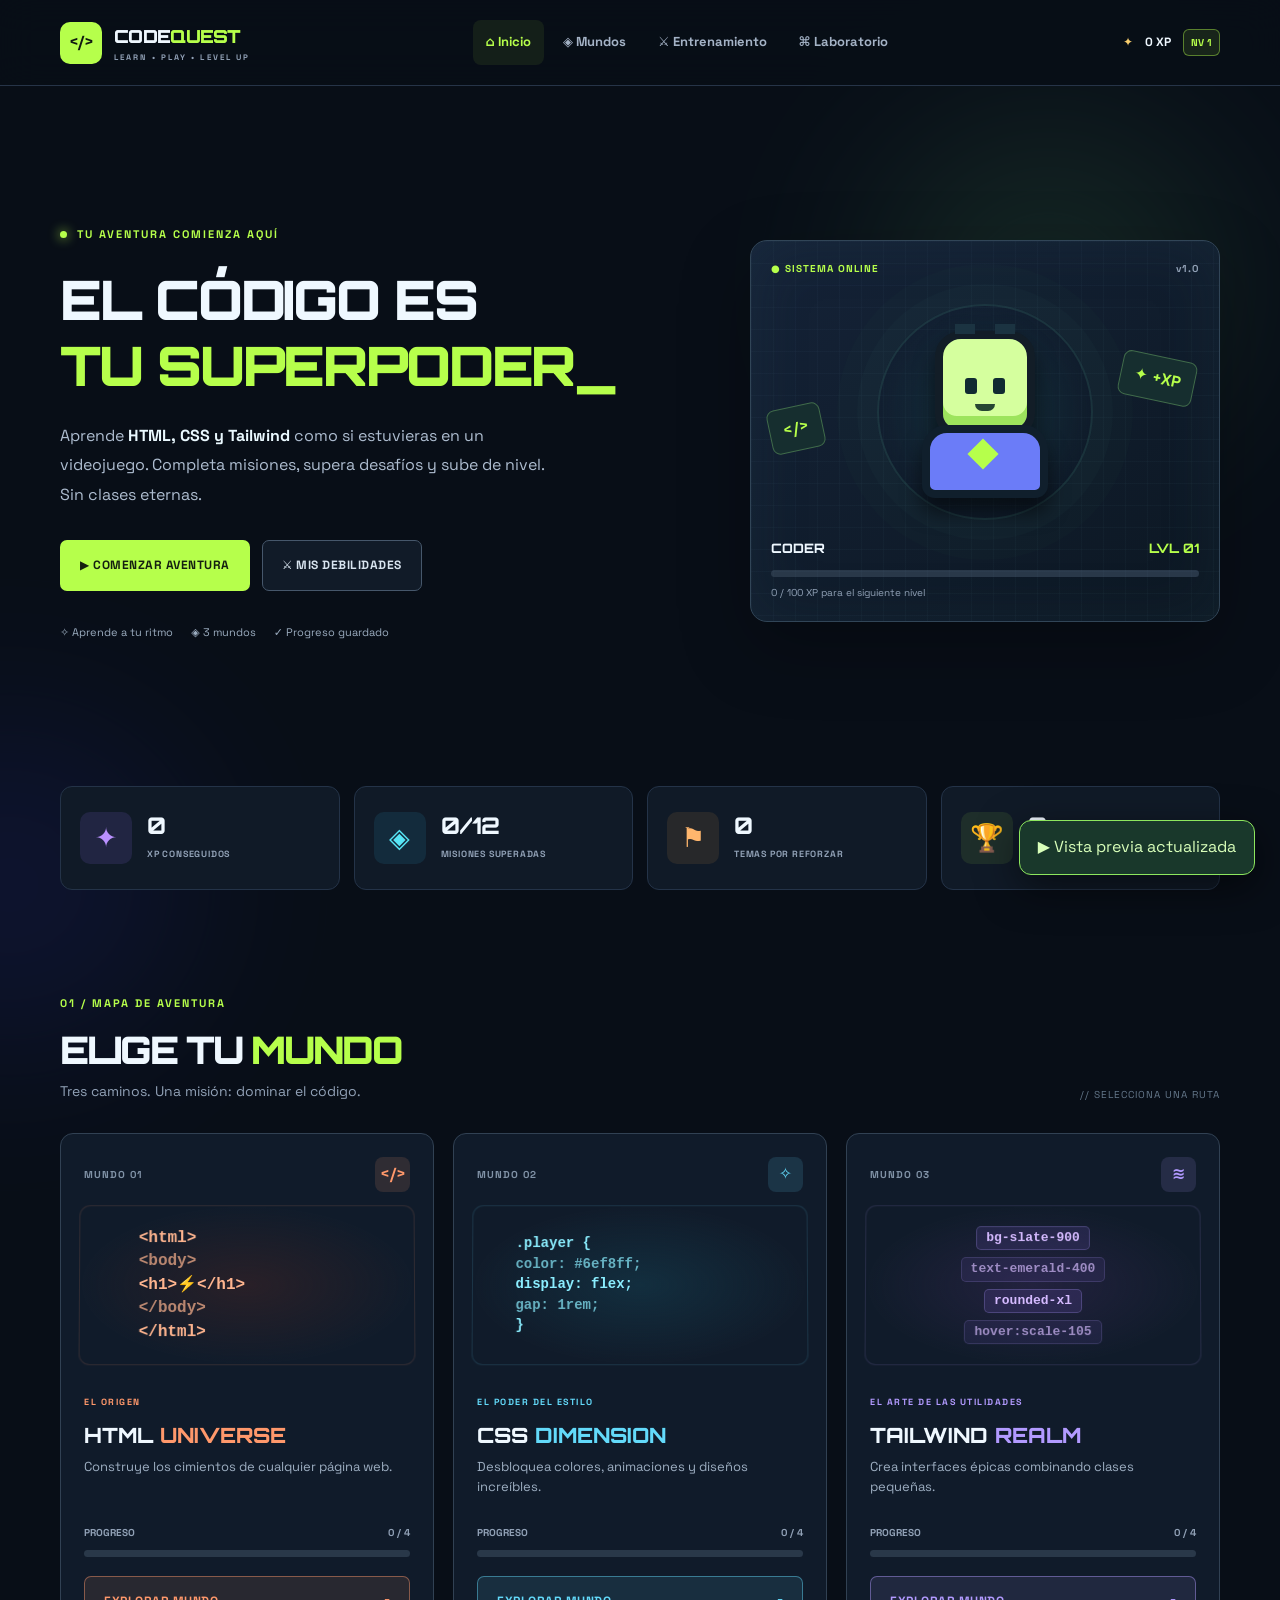
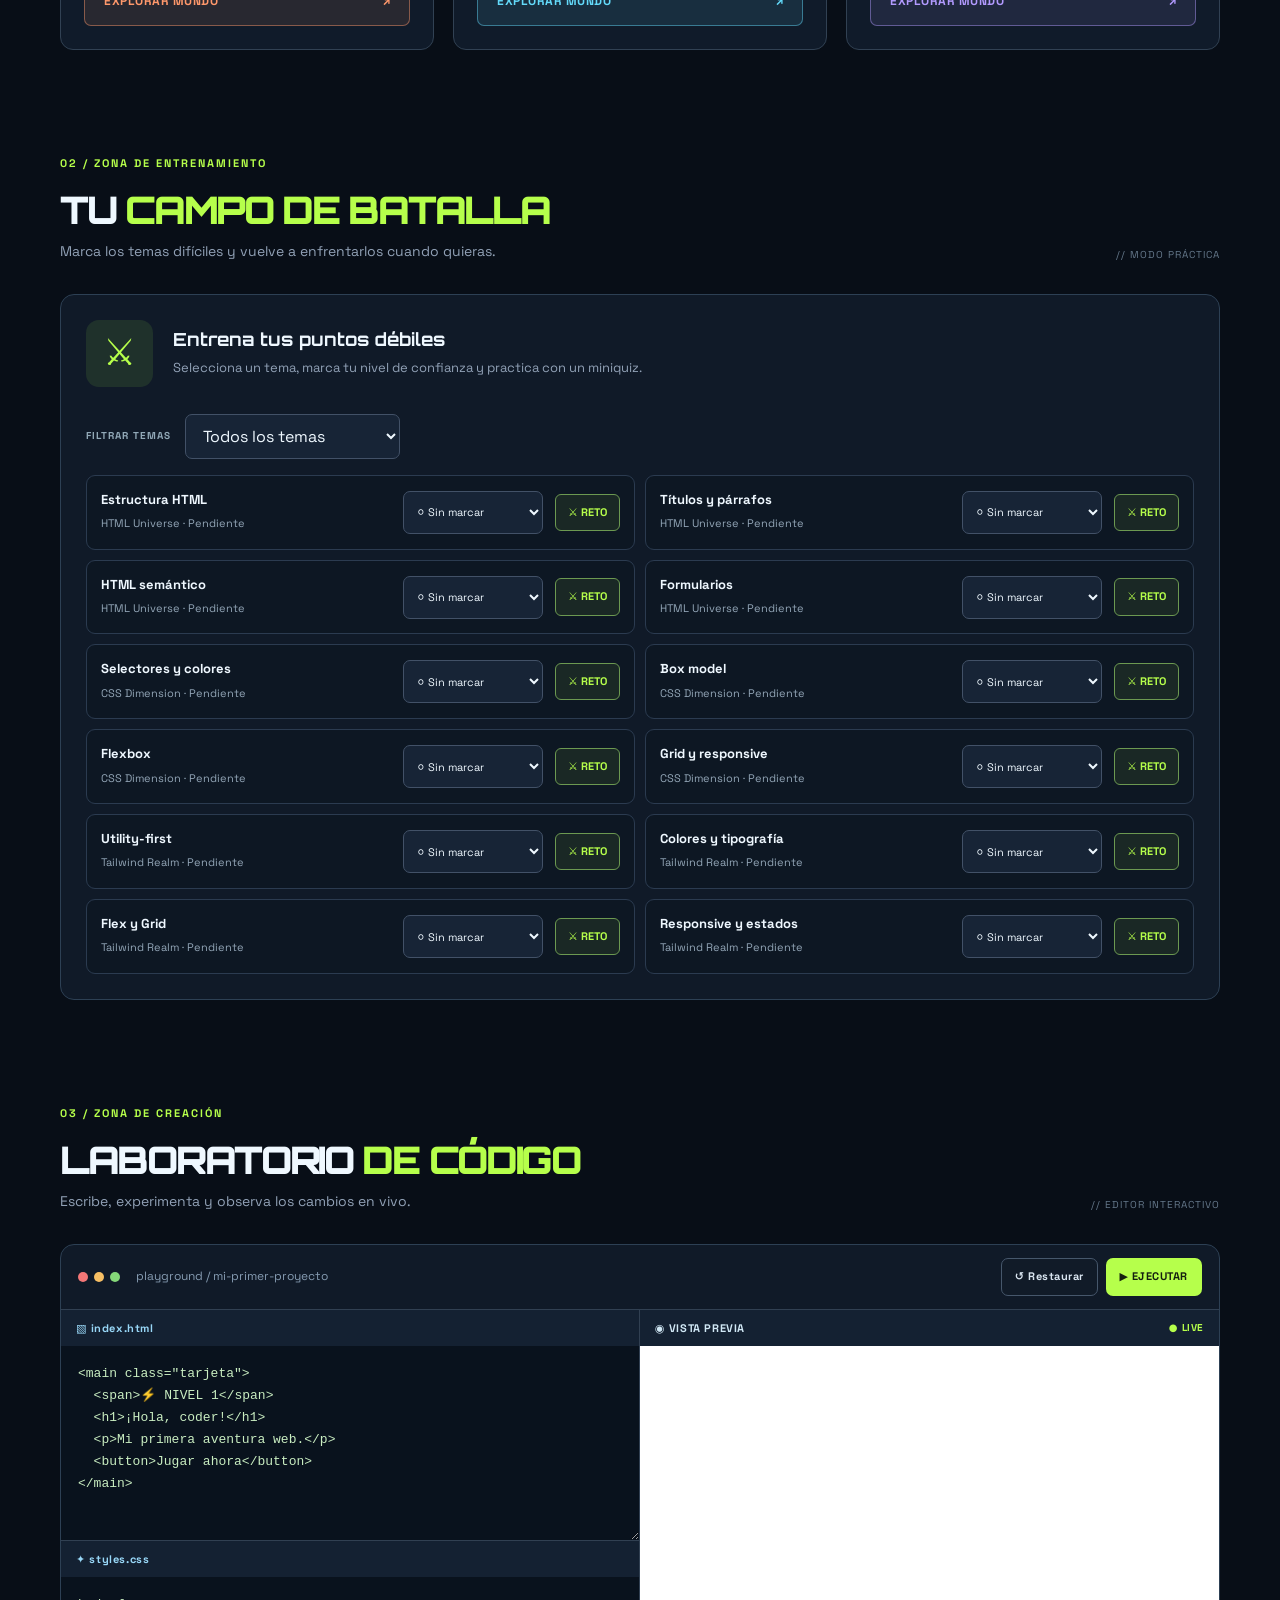
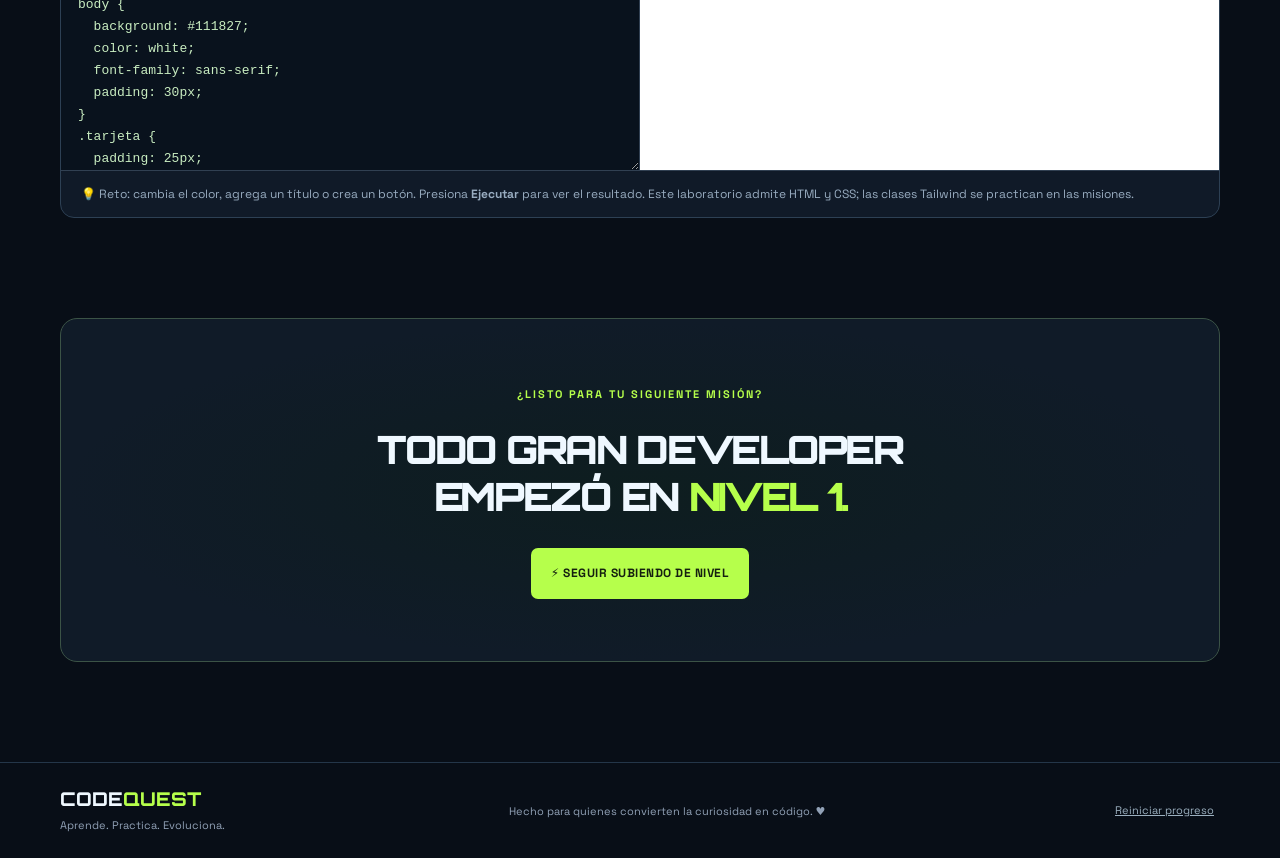
<file: CodeQuest_web_completa/codequest/index.html>
<!DOCTYPE html>
<html lang="es">
<head>
  <meta charset="UTF-8">
  <meta name="viewport" content="width=device-width, initial-scale=1">
  <meta name="theme-color" content="#08121b">
  <meta name="description" content="CodeQuest: aprende HTML, CSS y Tailwind con misiones, retos y quizzes interactivos.">
  <title>CodeQuest | Aprende a programar jugando</title>
  <link rel="stylesheet" href="css/styles.css">
  <script src="js/app.js" defer></script>
</head>
<body>
  <a class="skip-link" href="#contenido">Ir al contenido</a>
  <div class="ambient ambient-one" aria-hidden="true"></div>
  <div class="ambient ambient-two" aria-hidden="true"></div>
  <header class="site-header">
    <div class="header-inner container">
      <a href="#inicio" class="brand" aria-label="CodeQuest, ir al inicio"><span class="brand-mark" aria-hidden="true">&lt;/&gt;</span><span>CODE<span class="brand-accent">QUEST</span><small>LEARN • PLAY • LEVEL UP</small></span></a>
      <button class="menu-toggle" id="menu-toggle" type="button" aria-controls="main-nav" aria-expanded="false">☰ <span>Menú</span></button>
      <nav class="main-nav" id="main-nav" aria-label="Navegación principal">
        <a href="#inicio" data-nav="inicio" class="active">⌂ Inicio</a>
        <a href="#mundos" data-nav="mundos">◈ Mundos</a>
        <a href="#entrenamiento" data-nav="entrenamiento">⚔ Entrenamiento</a>
        <a href="#laboratorio" data-nav="laboratorio">⌘ Laboratorio</a>
      </nav>
      <div class="header-level"><span class="spark">✦</span><strong id="top-xp">0 XP</strong><span class="level-pill" id="top-level">NV 1</span></div>
    </div>
  </header>

  <main id="contenido" class="container">
    <section id="inicio" class="hero section-block" aria-labelledby="hero-heading">
      <div class="hero-copy">
        <span class="eyebrow"><span class="online-dot"></span> TU AVENTURA COMIENZA AQUÍ</span>
        <h1 id="hero-heading">EL CÓDIGO ES<br><span>TU SUPERPODER<span class="terminal-caret">_</span></span></h1>
        <p>Aprende <strong>HTML, CSS y Tailwind</strong> como si estuvieras en un videojuego. Completa misiones, supera desafíos y sube de nivel. Sin clases eternas.</p>
        <div class="hero-actions"><a class="btn btn-primary" href="#mundos">▶ COMENZAR AVENTURA</a><a class="btn btn-outline" href="#entrenamiento">⚔ MIS DEBILIDADES</a></div>
        <div class="hero-meta"><span>✧ Aprende a tu ritmo</span><span>◈ 3 mundos</span><span>✓ Progreso guardado</span></div>
      </div>
      <div class="hero-visual" aria-label="Panel de personaje de CodeQuest">
        <div class="hero-signal">● SISTEMA ONLINE <span>v1.0</span></div>
        <div class="avatar-halo"><div class="pixel-avatar" aria-hidden="true"><div class="avatar-head"><i class="eye left"></i><i class="eye right"></i><i class="mouth"></i></div><div class="avatar-body"><i></i></div></div></div>
        <div class="player-caption">CODER <span>LVL <b id="hero-level">01</b></span></div>
        <div class="player-bar"><div id="hero-progress" style="width:0%"></div></div><p class="player-hint" id="hero-xp-label">0 / 100 XP para el siguiente nivel</p>
        <div class="float-badge badge-one">✦ +XP</div><div class="float-badge badge-two">&lt;/&gt;</div>
      </div>
    </section>

    <section class="stats-grid section-block" aria-label="Tus estadísticas">
      <article class="stat-card"><span class="stat-icon purple">✦</span><div><strong id="stat-xp">0</strong><span>XP CONSEGUIDOS</span></div></article>
      <article class="stat-card"><span class="stat-icon blue">◈</span><div><strong id="stat-completed">0/12</strong><span>MISIONES SUPERADAS</span></div></article>
      <article class="stat-card"><span class="stat-icon orange">⚑</span><div><strong id="stat-weak">0</strong><span>TEMAS POR REFORZAR</span></div></article>
      <article class="stat-card"><span class="stat-icon green">🏆</span><div><strong id="stat-badges">0</strong><span>INSIGNIAS GANADAS</span></div></article>
    </section>

    <section id="mundos" class="section-block" aria-labelledby="worlds-heading">
      <div class="section-heading"><div><span class="eyebrow">01 / MAPA DE AVENTURA</span><h2 id="worlds-heading">ELIGE TU <span>MUNDO</span></h2><p>Tres caminos. Una misión: dominar el código.</p></div><span class="section-aside">// SELECCIONA UNA RUTA</span></div>
      <div class="world-grid" id="world-grid">
        <article class="world-card html-world" data-world="html"><div class="world-top"><span class="world-number">MUNDO 01</span><span class="world-symbol" aria-hidden="true">&lt;/&gt;</span></div><div class="world-art" aria-hidden="true"><span>&lt;html&gt;</span><span>  &lt;body&gt;</span><span>    &lt;h1&gt;⚡&lt;/h1&gt;</span><span>  &lt;/body&gt;</span><span>&lt;/html&gt;</span></div><span class="world-type">EL ORIGEN</span><h3>HTML <span>UNIVERSE</span></h3><p>Construye los cimientos de cualquier página web.</p><div class="world-progress-label"><span>PROGRESO</span><strong id="progress-html-label">0 / 4</strong></div><div class="world-progress"><span id="progress-html"></span></div><button class="btn world-button" type="button" data-open-world="html">EXPLORAR MUNDO <span>↗</span></button></article>
        <article class="world-card css-world" data-world="css"><div class="world-top"><span class="world-number">MUNDO 02</span><span class="world-symbol" aria-hidden="true">✧</span></div><div class="world-art css-art" aria-hidden="true"><span>.player {</span><span>  color: #6ef8ff;</span><span>  display: flex;</span><span>  gap: 1rem;</span><span>}</span></div><span class="world-type">EL PODER DEL ESTILO</span><h3>CSS <span>DIMENSION</span></h3><p>Desbloquea colores, animaciones y diseños increíbles.</p><div class="world-progress-label"><span>PROGRESO</span><strong id="progress-css-label">0 / 4</strong></div><div class="world-progress"><span id="progress-css"></span></div><button class="btn world-button" type="button" data-open-world="css">EXPLORAR MUNDO <span>↗</span></button></article>
        <article class="world-card tailwind-world" data-world="tailwind"><div class="world-top"><span class="world-number">MUNDO 03</span><span class="world-symbol" aria-hidden="true">≋</span></div><div class="world-art tailwind-art" aria-hidden="true"><span>bg-slate-900</span><span>text-emerald-400</span><span>rounded-xl</span><span>hover:scale-105</span></div><span class="world-type">EL ARTE DE LAS UTILIDADES</span><h3>TAILWIND <span>REALM</span></h3><p>Crea interfaces épicas combinando clases pequeñas.</p><div class="world-progress-label"><span>PROGRESO</span><strong id="progress-tailwind-label">0 / 4</strong></div><div class="world-progress"><span id="progress-tailwind"></span></div><button class="btn world-button" type="button" data-open-world="tailwind">EXPLORAR MUNDO <span>↗</span></button></article>
      </div>
    </section>

    <section id="misiones" class="section-block mission-section" aria-labelledby="missions-heading" hidden>
      <div class="section-heading"><div><span class="eyebrow" id="mission-world-label">MUNDO 01</span><h2 id="missions-heading">MISIÓN <span>SELECCIONADA</span></h2><p>Elige una misión y aprende en pocos pasos.</p></div><button class="btn btn-outline btn-small" id="close-missions" type="button">✕ Cerrar</button></div>
      <div class="mission-layout"><div class="mission-list" id="mission-list"></div><div class="lesson-panel" id="lesson-panel"><p>Selecciona una misión para empezar.</p></div></div>
    </section>

    <section id="entrenamiento" class="section-block" aria-labelledby="training-heading">
      <div class="section-heading"><div><span class="eyebrow">02 / ZONA DE ENTRENAMIENTO</span><h2 id="training-heading">TU <span>CAMPO DE BATALLA</span></h2><p>Marca los temas difíciles y vuelve a enfrentarlos cuando quieras.</p></div><span class="section-aside">// MODO PRÁCTICA</span></div>
      <div class="training-panel"><div class="training-intro"><div class="training-graphic" aria-hidden="true">⚔</div><div><h3>Entrena tus puntos débiles</h3><p>Selecciona un tema, marca tu nivel de confianza y practica con un miniquiz.</p></div></div><div class="training-controls"><label for="training-filter">FILTRAR TEMAS</label><select id="training-filter"><option value="all">Todos los temas</option><option value="weak">🔴 Necesito ayuda</option><option value="practice">🟡 Necesito practicar</option><option value="mastered">🟢 Lo domino</option></select></div><div class="training-list" id="training-list"></div></div>
    </section>

    <section id="laboratorio" class="section-block" aria-labelledby="lab-heading">
      <div class="section-heading"><div><span class="eyebrow">03 / ZONA DE CREACIÓN</span><h2 id="lab-heading">LABORATORIO <span>DE CÓDIGO</span></h2><p>Escribe, experimenta y observa los cambios en vivo.</p></div><span class="section-aside">// EDITOR INTERACTIVO</span></div>
      <div class="lab-panel"><div class="lab-toolbar"><div class="window-dots"><i></i><i></i><i></i></div><span>playground / mi-primer-proyecto</span><div class="lab-actions"><button class="btn btn-outline btn-small" id="lab-reset" type="button">↺ Restaurar</button><button class="btn btn-primary btn-small" id="lab-run" type="button">▶ EJECUTAR</button></div></div><div class="lab-grid"><div class="code-editors"><div class="editor-group"><label for="lab-html">▧ index.html</label><textarea id="lab-html" spellcheck="false" aria-label="Editor HTML"></textarea></div><div class="editor-group"><label for="lab-css">✦ styles.css</label><textarea id="lab-css" spellcheck="false" aria-label="Editor CSS"></textarea></div></div><div class="preview-group"><div class="preview-top"><span>◉ VISTA PREVIA</span><span class="status-tag">● LIVE</span></div><iframe id="lab-preview" title="Vista previa del código" sandbox="allow-scripts" referrerpolicy="no-referrer"></iframe></div></div><p class="lab-help">💡 Reto: cambia el color, agrega un título o crea un botón. Presiona <strong>Ejecutar</strong> para ver el resultado. Este laboratorio admite HTML y CSS; las clases Tailwind se practican en las misiones.</p></div>
    </section>

    <section class="footer-cta section-block"><span class="eyebrow">¿LISTO PARA TU SIGUIENTE MISIÓN?</span><h2>TODO GRAN DEVELOPER<br>EMPEZÓ EN <span>NIVEL 1.</span></h2><a class="btn btn-primary" href="#mundos">⚡ SEGUIR SUBIENDO DE NIVEL</a></section>
  </main>
  <footer class="site-footer"><div class="container footer-inner"><div class="footer-brand"><strong>CODE<span>QUEST</span></strong><p>Aprende. Practica. Evoluciona.</p></div><p>Hecho para quienes convierten la curiosidad en código. ♥</p><button id="reset-progress" class="reset-link" type="button">Reiniciar progreso</button></div></footer>
  <div id="toast" class="toast" role="status" aria-live="polite"></div>
  <dialog id="quiz-dialog" class="quiz-dialog" aria-labelledby="quiz-heading"><div class="quiz-head"><span class="eyebrow">⚔ DESAFÍO DE CONOCIMIENTO</span><button type="button" id="quiz-close" aria-label="Cerrar cuestionario" class="icon-button">✕</button></div><div id="quiz-body"></div></dialog>
</body>
</html>
</file>
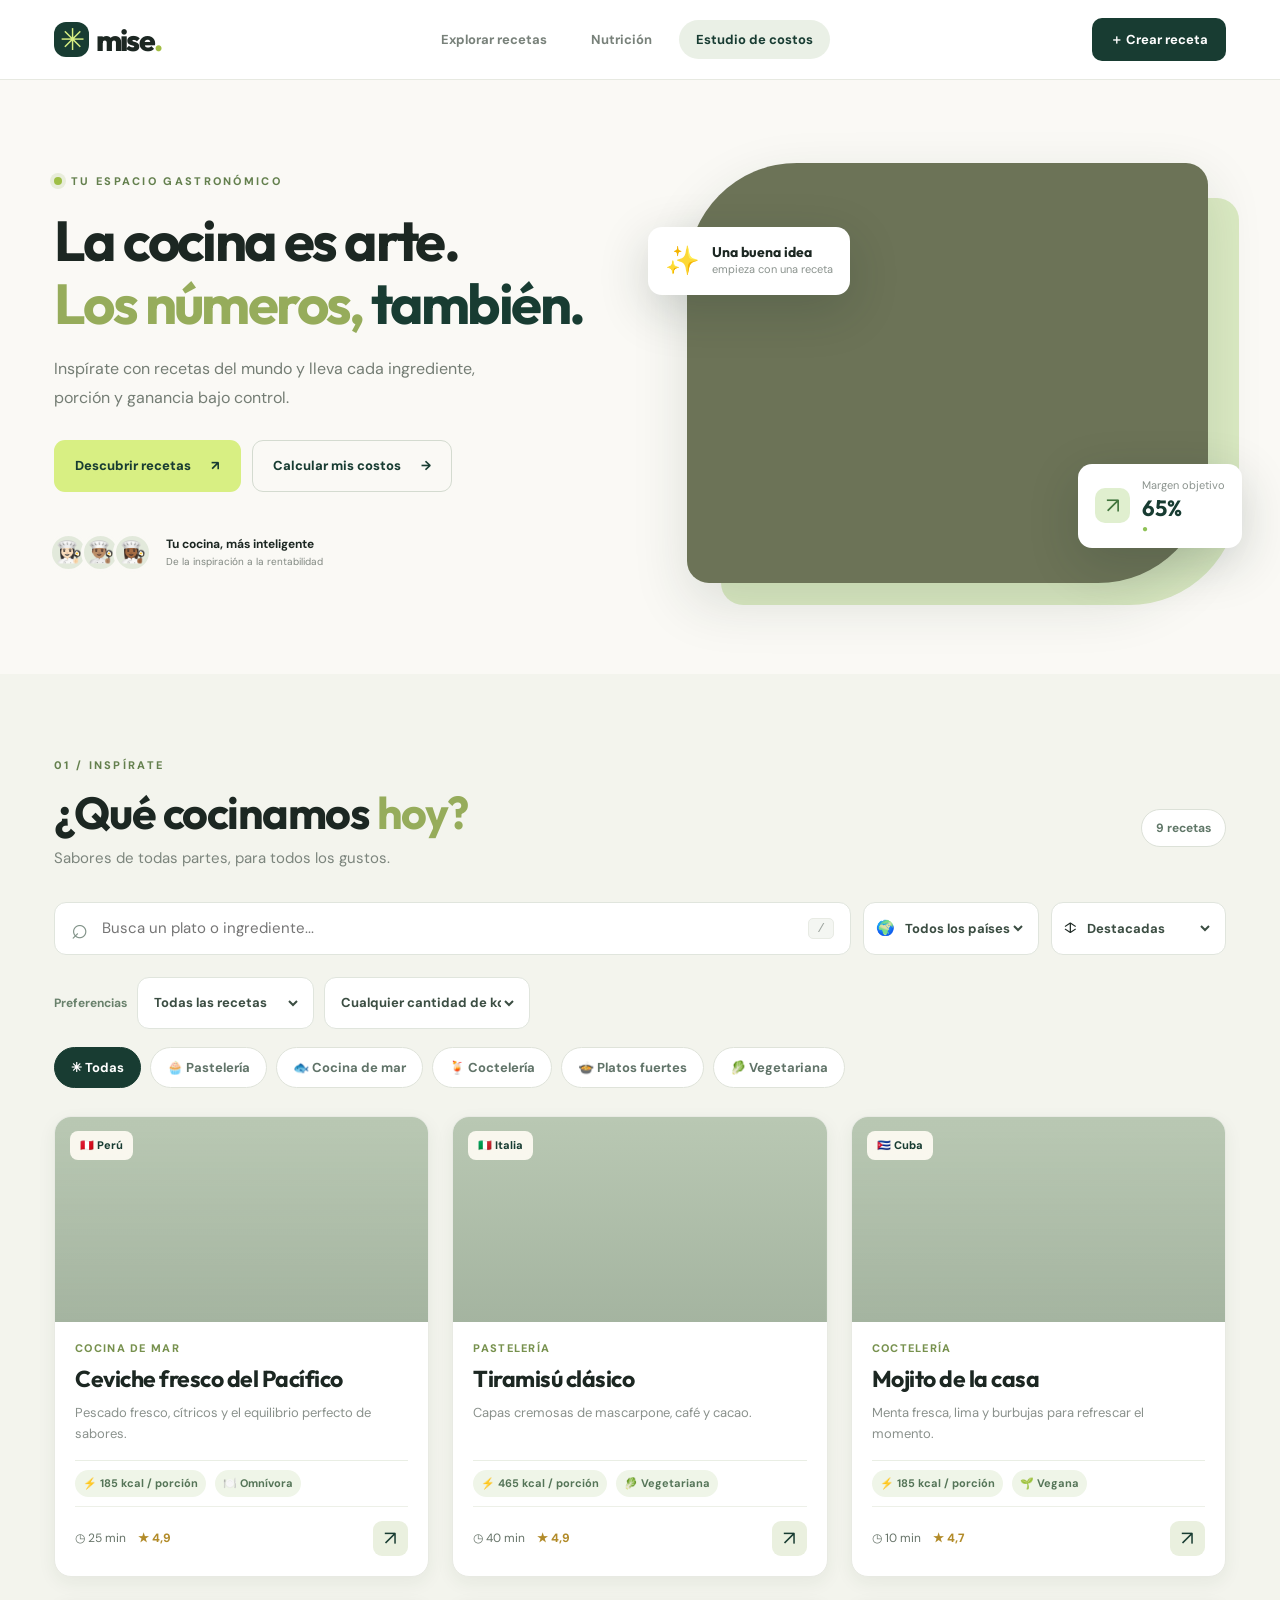
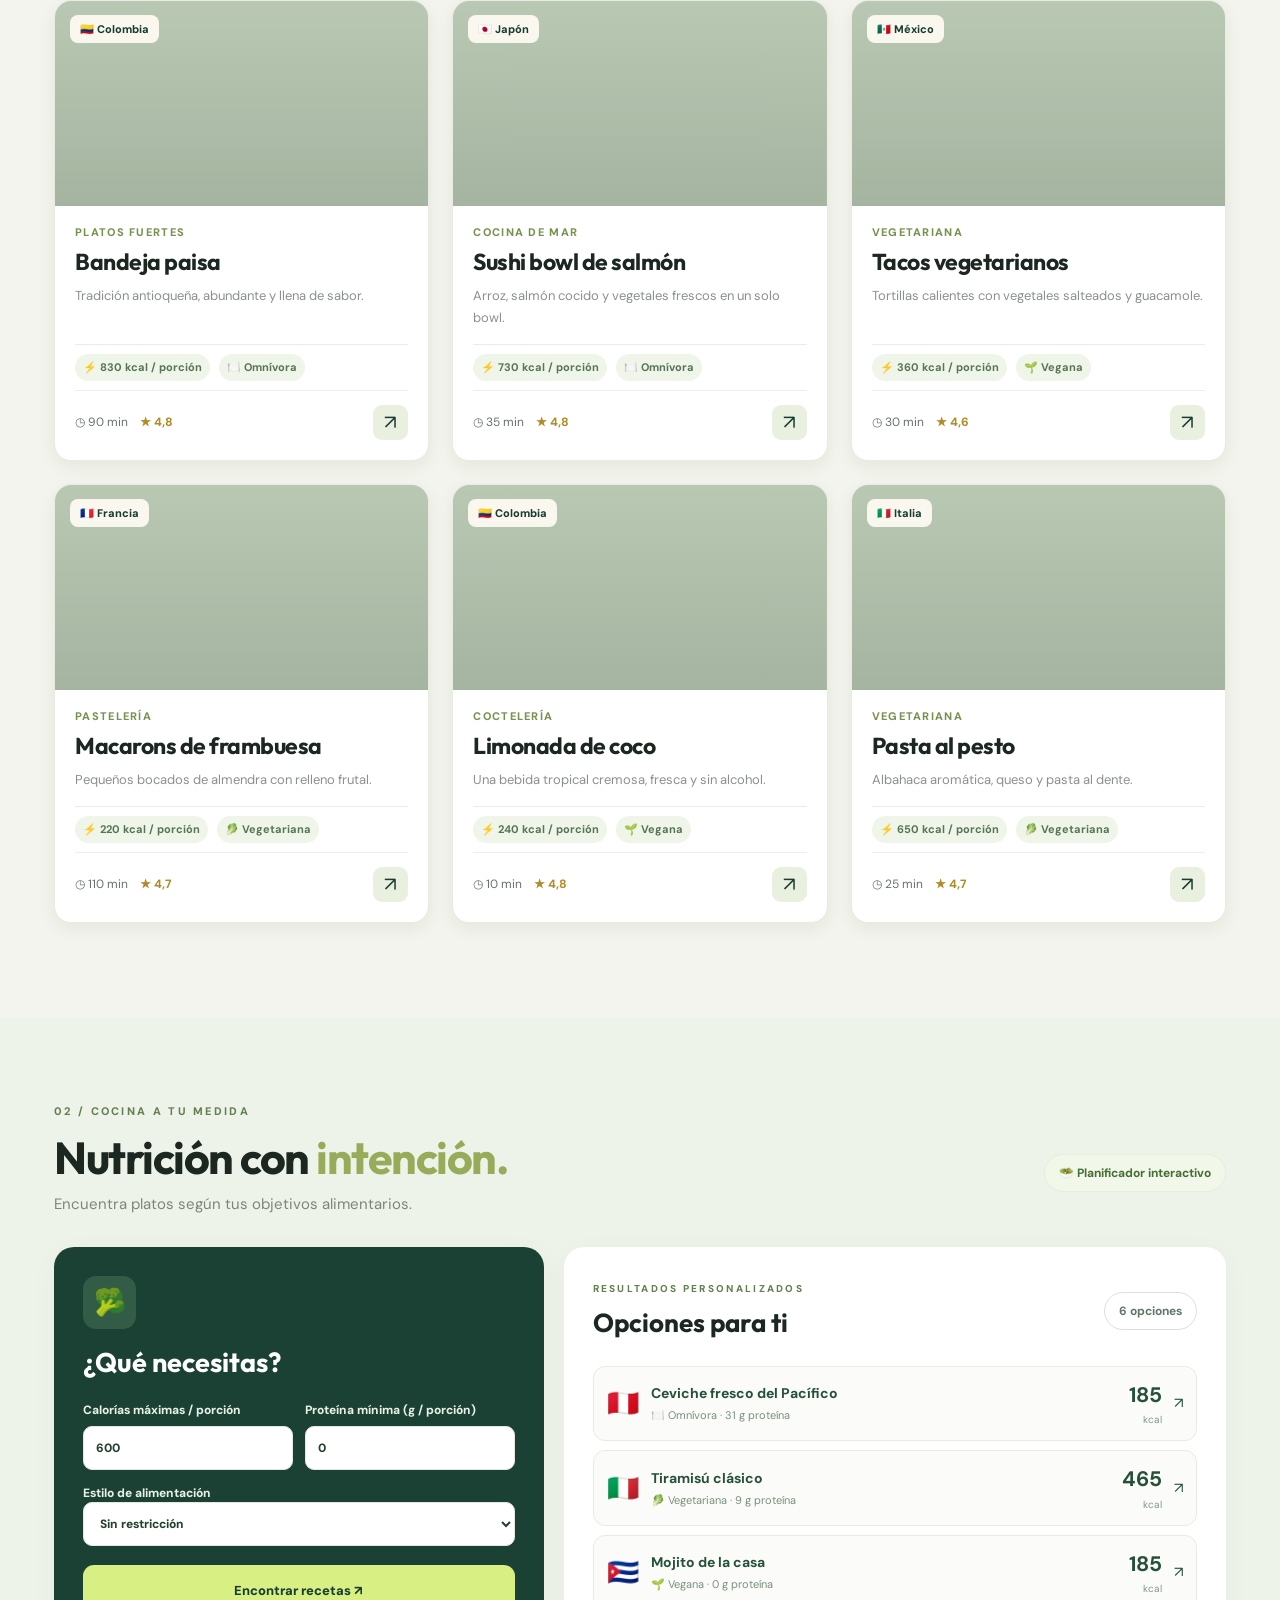
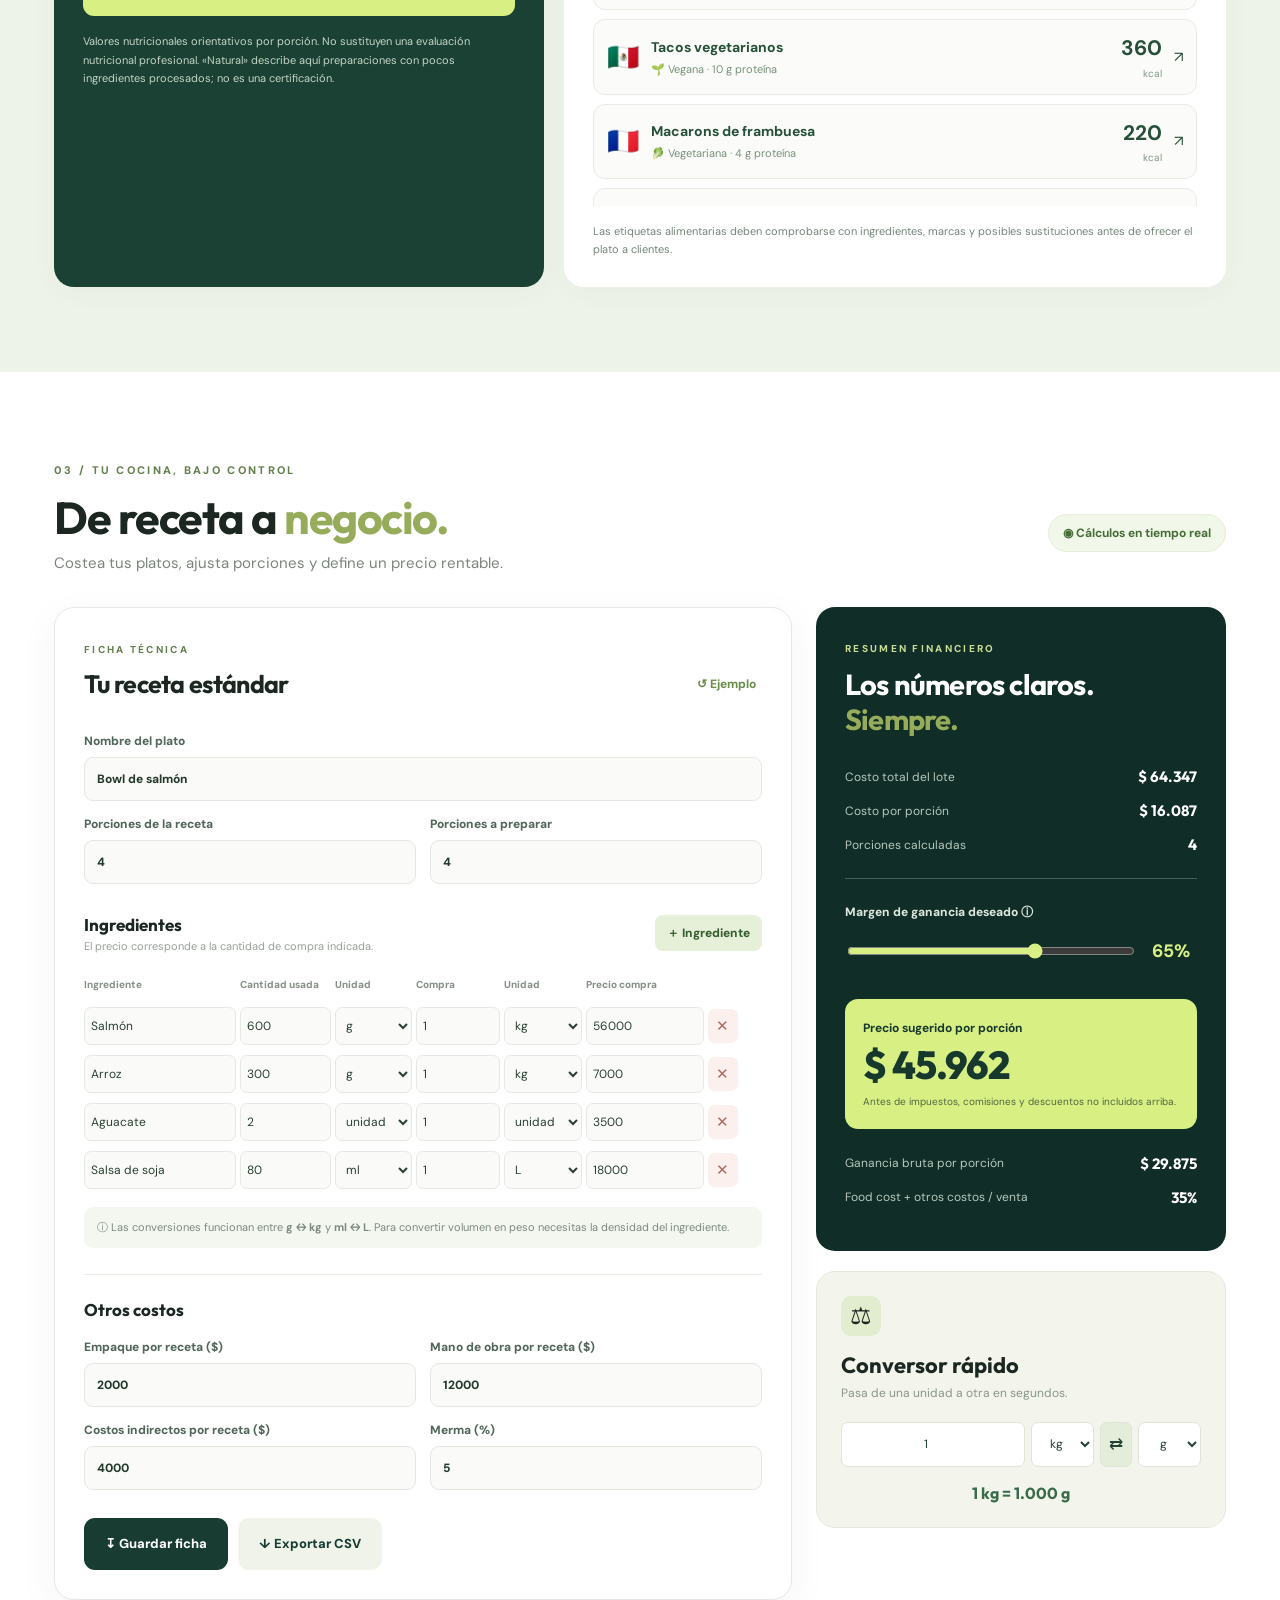
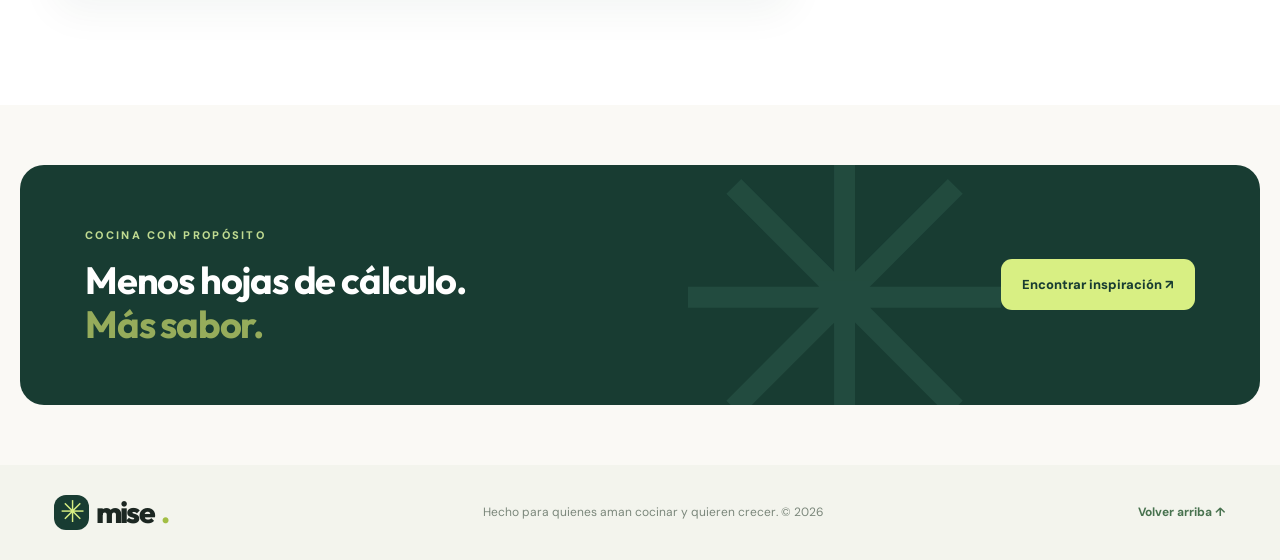
<file: mise-recetas-nutricion/saborlab/index.html>
<!doctype html>
<html lang="es">
<head>
  <meta charset="UTF-8">
  <meta name="viewport" content="width=device-width, initial-scale=1">
  <meta name="theme-color" content="#183c32">
  <meta name="description" content="Explora recetas y estandariza costos, cantidades y rentabilidad de tu cocina.">
  <title>Mise — Recetas y gestión gastronómica</title>
  <link rel="preconnect" href="https://fonts.googleapis.com">
  <link rel="preconnect" href="https://fonts.gstatic.com" crossorigin>
  <link href="https://fonts.googleapis.com/css2?family=DM+Sans:wght@400;500;600;700&family=Outfit:wght@400;500;600;700;800&display=swap" rel="stylesheet">
  <link rel="stylesheet" href="styles.css">
  <script src="app.js" defer></script>
</head>
<body>
  <a class="skip-link" href="#main">Saltar al contenido</a>
  <header class="topbar">
    <a href="#inicio" class="brand" aria-label="Mise, ir al inicio"><span class="brand-icon">✳</span><span>mise<span class="brand-dot">.</span></span></a>
    <nav class="navigation" aria-label="Navegación principal">
      <a href="#recetas" class="nav-link active" data-nav="recetas">Explorar recetas</a>
      <a href="#nutricion" class="nav-link" data-nav="nutricion">Nutrición</a>
      <a href="#estandarizar" class="nav-link" data-nav="estandarizar">Estudio de costos</a>
    </nav>
    <button class="nav-cta" id="newRecipeBtn">＋ Crear receta</button>
  </header>

  <main id="main">
    <section class="hero page-wrap" id="inicio">
      <div class="hero-copy">
        <div class="eyebrow"><span class="live-dot"></span> TU ESPACIO GASTRONÓMICO</div>
        <h1>La cocina es arte.<br><em>Los números,</em> <span>también.</span></h1>
        <p>Inspírate con recetas del mundo y lleva cada ingrediente, porción y ganancia bajo control.</p>
        <div class="hero-actions"><a class="btn btn-lime" href="#recetas">Descubrir recetas <span aria-hidden="true">↗</span></a><a class="btn btn-outline" href="#estandarizar">Calcular mis costos <span aria-hidden="true">→</span></a></div>
        <div class="hero-trust"><div class="avatar-stack"><span>👩🏻‍🍳</span><span>👨🏽‍🍳</span><span>👩🏾‍🍳</span></div><span><strong>Tu cocina, más inteligente</strong><small>De la inspiración a la rentabilidad</small></span></div>
      </div>
      <div class="hero-visual" aria-label="Plato gastronómico presentado sobre una mesa">
        <div class="hero-photo"></div>
        <div class="floating-card top"><span class="float-emoji">✨</span><span><strong>Una buena idea</strong><small>empieza con una receta</small></span></div>
        <div class="floating-card bottom"><span class="float-icon">↗</span><span><small>Margen objetivo</small><strong>65% <span class="green">●</span></strong></span></div>
      </div>
    </section>

    <section class="recipes-section" id="recetas">
      <div class="page-wrap">
        <div class="section-label">01 / INSPÍRATE</div>
        <div class="section-heading"><div><h2>¿Qué cocinamos <em>hoy?</em></h2><p>Sabores de todas partes, para todos los gustos.</p></div><div class="count-badge" id="recipeCount">0 recetas</div></div>
        <div class="search-row"><label class="search" for="searchInput"><span aria-hidden="true">⌕</span><input id="searchInput" placeholder="Busca un plato o ingrediente..." autocomplete="off"><kbd>/</kbd></label><label class="filter-select"><span>🌍</span><select id="countryFilter" aria-label="Filtrar por país"><option value="todos">Todos los países</option></select></label><label class="filter-select"><span>↕</span><select id="sortFilter" aria-label="Ordenar recetas"><option value="destacadas">Destacadas</option><option value="rating">Mejor calificadas</option><option value="tiempo">Más rápidas</option></select></label></div>
        <div class="diet-filter"><span>Preferencias</span><label class="filter-select"><select id="dietFilter" aria-label="Filtrar por alimentación"><option value="todas">Todas las recetas</option><option value="vegana">🌱 Veganas</option><option value="vegetariana">🥬 Vegetarianas</option><option value="natural">🍃 Poco procesadas</option></select></label><label class="filter-select"><select id="calorieFilter" aria-label="Filtrar por calorías por porción"><option value="todas">Cualquier cantidad de kcal</option><option value="300">Hasta 300 kcal</option><option value="500">Hasta 500 kcal</option><option value="700">Hasta 700 kcal</option></select></label></div>
        <div class="chips" id="categoryChips" role="group" aria-label="Filtrar por tipo de cocina"></div>
        <div class="recipe-grid" id="recipeGrid" aria-live="polite"></div>
        <div class="empty-state hidden" id="emptyState"><span>🔎</span><h3>Sin resultados por aquí</h3><p>Prueba otro país, categoría o palabra.</p><button class="btn btn-dark" id="resetFilters">Limpiar filtros</button></div>
      </div>
    </section>


    <section class="nutrition-section" id="nutricion">
      <div class="page-wrap">
        <div class="section-label">02 / COCINA A TU MEDIDA</div>
        <div class="section-heading"><div><h2>Nutrición con <em>intención.</em></h2><p>Encuentra platos según tus objetivos alimentarios.</p></div><div class="save-tag">🥗 Planificador interactivo</div></div>
        <div class="nutrition-workspace">
          <form id="nutritionForm" class="nutrition-form">
            <div class="nutrition-icon">🥦</div><h3>¿Qué necesitas?</h3>
            <div class="nutrition-form-grid"><label class="field">Calorías máximas / porción<input id="nutritionMax" type="number" min="1" max="10000" value="600" step="10"></label><label class="field">Proteína mínima (g / porción)<input id="nutritionProtein" type="number" min="0" max="1000" value="0" step="1"></label></div>
            <label class="field">Estilo de alimentación<select id="nutritionDiet"><option value="todas">Sin restricción</option><option value="vegana">Vegana</option><option value="vegetariana">Vegetariana</option><option value="natural">Poco procesada / natural</option></select></label>
            <button class="btn btn-lime" type="submit">Encontrar recetas ↗</button>
            <p class="nutrition-disclaimer">Valores nutricionales orientativos por porción. No sustituyen una evaluación nutricional profesional. «Natural» describe aquí preparaciones con pocos ingredientes procesados; no es una certificación.</p>
          </form>
          <div class="nutrition-results"><div class="nutrition-results-head"><div><span class="mini-eyebrow">RESULTADOS PERSONALIZADOS</span><h3>Opciones para ti</h3></div><span id="nutritionCount" class="count-badge"></span></div><div id="nutritionMatches" class="nutrition-matches" aria-live="polite"></div><p class="nutrition-hint">Las etiquetas alimentarias deben comprobarse con ingredientes, marcas y posibles sustituciones antes de ofrecer el plato a clientes.</p></div>
        </div>
      </div>
    </section>
    <section class="tool-section" id="estandarizar">
      <div class="page-wrap">
        <div class="section-label">03 / TU COCINA, BAJO CONTROL</div>
        <div class="section-heading tool-heading"><div><h2>De receta a <em>negocio.</em></h2><p>Costea tus platos, ajusta porciones y define un precio rentable.</p></div><div class="save-tag">◉ Cálculos en tiempo real</div></div>
        <div class="workspace">
          <div class="editor-card">
            <div class="card-header"><div><span class="mini-eyebrow">FICHA TÉCNICA</span><h3>Tu receta estándar</h3></div><button id="loadSampleBtn" class="text-button" title="Restaurar receta de ejemplo">↺ Ejemplo</button></div>
            <div class="field-grid"><label class="field field-wide">Nombre del plato<input id="dishName" type="text" value="Bowl de salmón" maxlength="90" placeholder="Ej. Pasta al pesto"></label><label class="field">Porciones de la receta<input id="baseServings" type="number" min="1" max="10000" step="1" value="4"></label><label class="field">Porciones a preparar<input id="targetServings" type="number" min="1" max="10000" step="1" value="4"></label></div>
            <div class="ingredients-title"><div><h4>Ingredientes</h4><p>El precio corresponde a la cantidad de compra indicada.</p></div><button id="addIngredientBtn" class="add-btn">＋ Ingrediente</button></div>
            <div class="table-scroll"><table class="ingredient-table"><thead><tr><th>Ingrediente</th><th>Cantidad usada</th><th>Unidad</th><th>Compra</th><th>Unidad</th><th>Precio compra</th><th aria-label="Eliminar"></th></tr></thead><tbody id="ingredientRows"></tbody></table></div>
            <div class="info-note">ⓘ Las conversiones funcionan entre <strong>g ↔ kg</strong> y <strong>ml ↔ L</strong>. Para convertir volumen en peso necesitas la densidad del ingrediente.</div>
            <div class="extra-costs"><h4>Otros costos</h4><div class="field-grid"><label class="field">Empaque por receta ($)<input id="packagingCost" type="number" min="0" step="100" value="2000"></label><label class="field">Mano de obra por receta ($)<input id="laborCost" type="number" min="0" step="100" value="12000"></label><label class="field">Costos indirectos por receta ($)<input id="overheadCost" type="number" min="0" step="100" value="4000"></label><label class="field">Merma (%)<input id="wastePercent" type="number" min="0" max="100" step="0.5" value="5"></label></div></div>
            <div class="editor-actions"><button class="btn btn-dark" id="saveCostBtn">↧ Guardar ficha</button><button class="btn btn-soft" id="exportBtn">↓ Exportar CSV</button><span id="saveMessage" role="status"></span></div>
          </div>
          <aside class="results-column" aria-label="Resumen de costos">
            <div class="results-card"><span class="mini-eyebrow">RESUMEN FINANCIERO</span><h3>Los números claros.<br><em>Siempre.</em></h3><div class="result-line"><span>Costo total del lote</span><strong id="totalCost">—</strong></div><div class="result-line"><span>Costo por porción</span><strong id="unitCost">—</strong></div><div class="result-line"><span>Porciones calculadas</span><strong id="computedServings">—</strong></div><div class="divider"></div><div class="field result-field"><label for="marginInput">Margen de ganancia deseado <span class="tooltip" title="Margen = (precio de venta - costo) / precio de venta. No es lo mismo que recargo sobre el costo.">ⓘ</span></label><div class="slider-line"><input id="marginInput" type="range" min="1" max="95" value="65"><output id="marginDisplay" for="marginInput">65%</output></div></div><div class="price-feature"><span>Precio sugerido por porción</span><strong id="suggestedPrice">—</strong><small>Antes de impuestos, comisiones y descuentos no incluidos arriba.</small></div><div class="result-line"><span>Ganancia bruta por porción</span><strong id="grossProfit">—</strong></div><div class="result-line"><span>Food cost + otros costos / venta</span><strong id="costPercent">—</strong></div></div>
            <div class="units-card"><div class="units-icon">⚖</div><h3>Conversor rápido</h3><p>Pasa de una unidad a otra en segundos.</p><div class="convert-row"><input id="convertValue" type="number" min="0" value="1" step="any" aria-label="Cantidad a convertir"><select id="convertFrom" aria-label="Unidad de origen"><option value="kg">kg</option><option value="g">g</option><option value="L">L</option><option value="ml">ml</option></select><button id="swapUnits" aria-label="Intercambiar unidades" title="Intercambiar unidades">⇄</button><select id="convertTo" aria-label="Unidad de destino"><option value="g">g</option><option value="kg">kg</option><option value="ml">ml</option><option value="L">L</option></select></div><div class="conversion-result" id="conversionResult" aria-live="polite">1 kg = 1.000 g</div></div>
          </aside>
        </div>
      </div>
    </section>
    <section class="bottom-cta page-wrap"><div><span class="section-label">COCINA CON PROPÓSITO</span><h2>Menos hojas de cálculo.<br><em>Más sabor.</em></h2></div><a class="btn btn-lime" href="#recetas">Encontrar inspiración ↗</a></section>
  </main>
  <footer class="footer"><div class="page-wrap footer-inner"><a href="#inicio" class="brand"><span class="brand-icon">✳</span> mise<span class="brand-dot">.</span></a><p>Hecho para quienes aman cocinar y quieren crecer. © <span id="year"></span></p><a href="#inicio">Volver arriba ↑</a></div></footer>

  <dialog id="recipeDialog" class="recipe-dialog" aria-labelledby="dialogTitle"><div class="dialog-content"><button class="close-dialog" id="closeDialog" aria-label="Cerrar receta">✕</button><div class="dialog-cover" id="dialogCover"></div><div class="dialog-body"><div class="recipe-topline" id="dialogMeta"></div><h2 id="dialogTitle"></h2><p id="dialogDescription"></p><div class="dialog-stat-row"><span id="dialogTime"></span><span id="dialogDifficulty"></span><label class="servings-label">Porciones <input id="dialogServings" type="number" min="1" max="100" value="2" aria-label="Cambiar número de porciones"></label></div><div id="dialogNutrition" class="dialog-nutrition" aria-live="polite"></div><div class="dialog-columns"><div><h3>Ingredientes <small id="ingredientLabel"></small></h3><ul class="dialog-ingredients" id="dialogIngredients"></ul><button id="useInCostBtn" class="btn btn-dark use-cost">✳ Llevar al costeo →</button></div><div><h3>Manos a la obra</h3><ol class="dialog-steps" id="dialogSteps"></ol></div></div><div class="rate-panel"><div><h3>¿Qué te pareció?</h3><p>Tu valoración se guarda en este navegador.</p></div><div class="star-group" id="starGroup" role="group" aria-label="Calificar receta de 1 a 5 estrellas"><button data-star="1" aria-label="1 estrella">★</button><button data-star="2" aria-label="2 estrellas">★</button><button data-star="3" aria-label="3 estrellas">★</button><button data-star="4" aria-label="4 estrellas">★</button><button data-star="5" aria-label="5 estrellas">★</button></div></div></div></div></dialog>

  <dialog id="createDialog" class="create-dialog" aria-labelledby="createTitle"><form id="createRecipeForm" class="create-form"><button type="button" class="close-dialog" id="closeCreateBtn" aria-label="Cerrar">✕</button><span class="section-label">TU PROPIA CREACIÓN</span><h2 id="createTitle">Nueva receta ✳</h2><p>Comparte una idea con tu recetario personal.</p><label class="field">Nombre de la receta<input name="name" required maxlength="90" placeholder="Ej. Mi torta de chocolate"></label><div class="field-grid"><label class="field">País<input name="country" required maxlength="40" placeholder="Colombia"></label><label class="field">Categoría<select name="category"><option>Pastelería</option><option>Cocina de mar</option><option>Coctelería</option><option>Platos fuertes</option><option>Vegetariana</option></select></label><label class="field">Tiempo (min)<input name="time" type="number" min="1" value="30" required></label><label class="field">Porciones<input name="servings" type="number" min="1" value="4" required></label></div><div class="nutrition-create-box"><h3>🥗 Información nutricional <small>por porción</small></h3><p>Opcional. Si no tienes datos calculados, deja estos campos vacíos.</p><div class="field-grid"><label class="field">Calorías (kcal)<input name="kcal" type="number" min="0" step="any" placeholder="Ej. 350"></label><label class="field">Proteína (g)<input name="protein" type="number" min="0" step="any" placeholder="Ej. 20"></label><label class="field">Carbohidratos (g)<input name="carbs" type="number" min="0" step="any" placeholder="Ej. 30"></label><label class="field">Grasas (g)<input name="fat" type="number" min="0" step="any" placeholder="Ej. 15"></label></div><label class="field">Tipo de alimentación<select name="diet"><option value="sin-verificar">Sin verificar</option><option value="vegana">Vegana (declarada)</option><option value="vegetariana">Vegetariana (declarada)</option><option value="natural">Poco procesada (declarada)</option><option value="omnivora">Omnívora</option></select></label></div><label class="field">Ingredientes <small>(uno por línea: cantidad unidad nombre, ej. 200 g harina)</small><textarea name="ingredients" rows="4" required placeholder="200 g harina\n2 unidad huevos\n150 ml leche"></textarea></label><label class="field">Preparación <small>(un paso por línea)</small><textarea name="steps" rows="4" required placeholder="Mezcla los ingredientes.\nHornea durante 30 minutos."></textarea></label><button class="btn btn-lime form-submit" type="submit">Guardar en mi recetario ↗</button></form></dialog>
  <div id="toast" class="toast" role="status" aria-live="polite"></div>
</body>
</html>
</file>
<file: CodeQuest_web_completa/codequest/css/styles.css>
@import url('https://fonts.googleapis.com/css2?family=Space+Grotesk:wght@400;500;600;700&family=Orbitron:wght@500;600;700;800;900&display=swap');
:root{--bg:#080e17;--panel:#101a28;--card:#121e2d;--border:#263448;--text:#eff8ff;--muted:#91a1b6;--neon:#b6ff4b;--cyan:#57e5f5;--purple:#ba91ff;--orange:#ffb66d;--radius:16px;--font:'Space Grotesk',system-ui,sans-serif;--display:'Orbitron',system-ui,sans-serif}
*{box-sizing:border-box}html{scroll-behavior:smooth;scroll-padding-top:110px}body{margin:0;background:var(--bg);color:var(--text);font-family:var(--font);line-height:1.55;min-width:300px}button,select,textarea{font:inherit}button{cursor:pointer}a{color:inherit;text-decoration:none}h1,h2,h3,p{margin-top:0}strong{font-weight:700}button:focus-visible,a:focus-visible,select:focus-visible,textarea:focus-visible{outline:3px solid var(--neon);outline-offset:4px}.container{width:min(1160px,calc(100% - 40px));margin-inline:auto}.section-block{margin-bottom:100px}.ambient{position:absolute;pointer-events:none;z-index:-1;filter:blur(90px);opacity:.22;width:360px;height:330px;border-radius:50%}.ambient-one{top:120px;right:4%;background:#427d52}.ambient-two{top:720px;left:-170px;background:#252b8a}.skip-link{position:absolute;top:-100px;left:10px;background:var(--neon);color:#0d1510;padding:12px;z-index:30}.skip-link:focus{top:10px}.site-header{position:sticky;top:0;z-index:20;background:#080e17ed;border-bottom:1px solid #263448;backdrop-filter:blur(18px)}.header-inner{min-height:85px;display:flex;align-items:center;justify-content:space-between;gap:18px}.brand{display:flex;align-items:center;gap:12px;font-family:var(--display);font-size:18px;font-weight:900;letter-spacing:-.7px;white-space:nowrap}.brand-mark{font-family:var(--font);font-weight:700;display:grid;place-items:center;width:42px;height:42px;border-radius:10px;background:var(--neon);color:#101a10;font-size:16px}.brand-accent,.footer-brand span{color:var(--neon)}.brand small{display:block;color:var(--muted);font:700 8px var(--font);letter-spacing:2.1px;margin-top:2px}.main-nav{display:flex;align-items:center;gap:6px}.main-nav a{padding:12px 13px;color:#a4b3c6;font-size:13px;font-weight:700;border-radius:8px;white-space:nowrap}.main-nav a:hover,.main-nav a.active{color:var(--neon);background:#b6ff4b13}.header-level{display:flex;gap:12px;align-items:center;white-space:nowrap;font-size:12px}.spark{color:#f7cd6d}.level-pill{background:#b6ff4b19;border:1px solid #b6ff4b6b;border-radius:6px;padding:5px 7px;font-weight:800;color:var(--neon);font-size:10px}.menu-toggle{display:none;border:1px solid var(--border);border-radius:8px;background:var(--panel);color:white;padding:8px 12px}.hero{display:grid;grid-template-columns:1.15fr .85fr;gap:54px;align-items:center;padding-top:90px;min-height:600px}.eyebrow{color:var(--neon);font-size:11px;font-weight:800;letter-spacing:2px;display:inline-flex;align-items:center;gap:10px}.online-dot{width:7px;height:7px;background:var(--neon);border-radius:100%;box-shadow:0 0 12px var(--neon)}.hero h1,.section-heading h2,.footer-cta h2{font-family:var(--display);font-weight:900;letter-spacing:-2.3px;line-height:1.21}.hero h1{font-size:clamp(35px,4.25vw,59px);margin:21px 0 22px}.hero h1 span,.section-heading h2 span,.footer-cta h2 span{color:var(--neon)}.terminal-caret{animation:blink 1s steps(1) infinite}.hero-copy>p{color:#aebdd0;max-width:510px;font-size:16px;line-height:1.85}.hero-copy>p strong{color:#eaf9ff}.hero-actions{display:flex;flex-wrap:wrap;gap:12px;margin-top:31px}.btn{border:1px solid transparent;display:inline-flex;justify-content:center;align-items:center;gap:11px;border-radius:7px;padding:15px 19px;font-size:12px;font-weight:800;letter-spacing:.5px;transition:transform .15s,background .15s;min-height:44px}.btn:hover{transform:translateY(-2px)}.btn-primary{background:var(--neon);color:#152010}.btn-primary:hover{background:#d0ff85}.btn-outline{border-color:#46576b;color:#d9e5f0;background:#111b28}.btn-outline:hover{border-color:var(--neon);color:var(--neon)}.hero-meta{margin-top:33px;display:flex;flex-wrap:wrap;gap:18px;font-size:11px;color:#9bacbf}.hero-visual{position:relative;background:linear-gradient(145deg,#152338,#0c1722);border:1px solid #314557;border-radius:17px;min-height:380px;padding:20px;box-shadow:inset 0 0 60px #26445433,0 25px 70px #0004;overflow:hidden}.hero-visual:before{content:"";position:absolute;inset:0;background-image:linear-gradient(#638f9f0c 1px,transparent 1px),linear-gradient(90deg,#638f9f0c 1px,transparent 1px);background-size:22px 22px;pointer-events:none}.hero-signal{position:relative;display:flex;justify-content:space-between;color:var(--neon);font-size:10px;font-weight:800;letter-spacing:1px}.hero-signal span{color:var(--muted)}.avatar-halo{position:relative;margin:27px auto 18px;border:2px solid #356a664a;border-radius:50%;width:216px;height:216px;display:grid;place-items:center;background:radial-gradient(circle,#1a55575b,#08162100 72%);box-shadow:0 0 0 20px #36625b10,0 0 0 40px #36625b0a}.pixel-avatar{position:relative;width:140px;height:172px;filter:drop-shadow(0 14px 10px #0008);animation:bob 3s ease-in-out infinite}.avatar-head{position:absolute;top:5px;left:20px;width:100px;height:105px;background:#d5ff9e;border:8px solid #121d27;border-radius:26px 26px 22px 22px;box-shadow:inset 0 -12px #9de45d}.avatar-head:before,.avatar-head:after{content:"";position:absolute;background:#1b3341;width:20px;height:10px;top:-15px}.avatar-head:before{left:12px}.avatar-head:after{right:12px}.eye{position:absolute;top:39px;width:12px;height:16px;background:#102b31;border-radius:3px}.eye.left{left:22px}.eye.right{right:22px}.mouth{position:absolute;bottom:17px;width:20px;height:7px;background:#264633;left:32px;border-radius:0 0 10px 10px}.avatar-body{position:absolute;bottom:0;left:7px;width:126px;height:73px;background:#6b7cf8;border:8px solid #101f2c;border-radius:25px 25px 13px 13px}.avatar-body i{position:absolute;left:42px;top:10px;width:22px;height:22px;background:var(--neon);transform:rotate(45deg)}.player-caption{display:flex;justify-content:space-between;position:relative;font-family:var(--display);font-size:13px;font-weight:800}.player-caption span{color:var(--neon)}.player-bar,.world-progress{height:7px;border-radius:50px;background:#293849;overflow:hidden;margin-top:12px}.player-bar>div,.world-progress>span{display:block;height:100%;background:var(--neon);border-radius:40px;transition:width .35s}.player-hint{margin:8px 0 0;color:var(--muted);font-size:10px}.float-badge{position:absolute;border:1px solid #8cd87a5c;color:var(--neon);background:#162e2f;padding:9px 13px;border-radius:8px;font-weight:900}.badge-one{right:24px;top:115px;transform:rotate(12deg)}.badge-two{left:18px;top:165px;transform:rotate(-12deg)}.stats-grid{display:grid;grid-template-columns:repeat(4,1fr);gap:14px}.stat-card{display:flex;align-items:center;gap:15px;padding:24px 19px;background:#101a27;border:1px solid #243348;border-radius:12px}.stat-icon{font-size:27px;display:grid;place-items:center;width:52px;height:52px;border-radius:10px;flex-shrink:0}.stat-icon.purple{color:var(--purple);background:#9b6dff20}.stat-icon.blue{color:var(--cyan);background:#38ccff19}.stat-icon.orange{color:var(--orange);background:#ffac4d19}.stat-icon.green{color:var(--neon);background:#a8ff4b16}.stat-card strong{font:800 23px var(--display);display:block}.stat-card div>span{font-size:9px;color:var(--muted);font-weight:800;letter-spacing:.8px}.section-heading{display:flex;justify-content:space-between;align-items:end;gap:20px;margin-bottom:31px}.section-heading h2{font-size:clamp(23px,3.6vw,38px);margin:12px 0 8px}.section-heading p{color:var(--muted);font-size:14px;margin:0}.section-aside{font-size:10px;letter-spacing:1px;color:#64778a;white-space:nowrap}.world-grid{display:grid;grid-template-columns:repeat(3,minmax(0,1fr));gap:19px}.world-card{background:#101b2a;border:1px solid #314153;border-radius:13px;padding:23px;min-width:0;transition:transform .2s,border-color .2s}.world-card:hover{transform:translateY(-5px);border-color:var(--world)}.html-world{--world:#ff986b}.css-world{--world:#63dafa}.tailwind-world{--world:#b29aff}.world-top{display:flex;align-items:center;justify-content:space-between}.world-number{font-size:10px;color:#8193a7;letter-spacing:1px;font-weight:800}.world-symbol{width:35px;height:35px;display:grid;place-items:center;color:var(--world);background:color-mix(in srgb,var(--world) 13%,transparent);border-radius:8px;font-weight:900}.world-art{height:160px;margin:13px -5px 23px;display:flex;flex-direction:column;justify-content:center;gap:1px;align-items:flex-start;border:1px solid #ff986b22;border-radius:11px;background:radial-gradient(ellipse at center,#6c2b1f43,#101b2a 70%);padding:25px 18%;font:700 16px/1.4 ui-monospace,SFMono-Regular,Consolas,monospace;color:#ffb58f;transform:perspective(500px) rotateX(1deg)}.world-art span:nth-child(even){opacity:.7}.css-art{background:radial-gradient(ellipse at center,#196c813b,#101b2a 70%);color:#8beeff;border-color:#63dafa22;padding-inline:13%;font-size:14px}.tailwind-art{background:radial-gradient(ellipse at center,#5f36803b,#101b2a 70%);border-color:#b29aff22;align-items:center;gap:7px;padding:18px}.tailwind-art span{background:#8b65ec23;border:1px solid #b29aff40;padding:2px 9px;border-radius:5px;font-size:13px;color:#d5baff}.world-type{font-size:9px;color:var(--world);letter-spacing:1.5px;font-weight:900}.world-card h3{font:800 21px var(--display);margin:9px 0}.world-card h3 span{color:var(--world)}.world-card>p{min-height:48px;color:#9daec1;font-size:13px}.world-progress-label{display:flex;justify-content:space-between;margin-top:20px;color:var(--muted);font-weight:800;font-size:10px}.world-progress{margin:9px 0 19px}.world-progress>span{background:var(--world);width:0}.world-button{width:100%;border-color:color-mix(in srgb,var(--world) 45%,transparent);background:color-mix(in srgb,var(--world) 10%,transparent);color:var(--world);justify-content:space-between}.world-button:hover{background:color-mix(in srgb,var(--world) 20%,transparent)}.mission-section{scroll-margin-top:105px}.mission-layout{display:grid;grid-template-columns:330px minmax(0,1fr);gap:18px}.mission-list{display:grid;gap:9px;align-content:start}.mission-item{width:100%;background:#111c2b;text-align:left;color:white;border:1px solid var(--border);padding:15px;border-radius:10px;display:flex;gap:12px;align-items:center}.mission-item.active,.mission-item:hover{border-color:var(--neon)}.mission-item.completed .mission-index{color:var(--neon)}.mission-index{font:700 18px var(--display);color:#8196aa}.mission-item strong{display:block;font-size:13px}.mission-item small{display:block;color:var(--muted);font-size:11px}.lesson-panel,.training-panel,.lab-panel{background:#101a28;border:1px solid #2d4054;border-radius:14px}.lesson-panel{padding:26px;min-height:340px}.lesson-panel h3{font:800 24px var(--display);margin:15px 0}.lesson-panel p{color:#b5c5d5}.lesson-panel pre{background:#080f17;border:1px solid #253748;border-radius:10px;padding:15px;color:#baff7f;white-space:pre-wrap;overflow-wrap:anywhere;font:14px/1.65 ui-monospace,Consolas,monospace}.lesson-panel .tip{border-left:3px solid var(--neon);padding:9px 13px;background:#aaff4510;color:#d1e4c8;font-size:13px;border-radius:3px;margin:17px 0}.confidence-row{display:flex;flex-wrap:wrap;gap:8px;margin:15px 0}.confidence-row button,.confidence-select{background:#152435;border:1px solid #354459;color:#cfdeed;padding:8px 10px;border-radius:8px;font-size:12px}.confidence-row button[aria-pressed=true]{border-color:var(--neon);color:var(--neon)}.lesson-actions{display:flex;flex-wrap:wrap;gap:9px;margin-top:20px}.btn-small{padding:9px 13px;font-size:11px;min-height:38px}.training-panel{padding:25px}.training-intro{display:flex;gap:20px;align-items:center}.training-graphic{height:67px;width:67px;border-radius:13px;display:grid;place-items:center;background:#a7ff4b1a;color:var(--neon);font-size:37px;flex-shrink:0}.training-intro h3{font:700 18px var(--display);margin:0 0 8px}.training-intro p{color:var(--muted);font-size:13px;margin:0}.training-controls{display:flex;align-items:center;gap:14px;margin:27px 0 16px;flex-wrap:wrap}.training-controls label{font-size:10px;color:#92a9b8;font-weight:800;letter-spacing:1px}.training-controls select,.confidence-select{background:#172436;color:#eff8ff;border:1px solid #425167;border-radius:7px;padding:10px 13px;min-height:43px}.training-list{display:grid;grid-template-columns:repeat(2,minmax(0,1fr));gap:10px}.training-item{border:1px solid #2b3b50;border-radius:9px;padding:14px;background:#0d1723;display:flex;align-items:center;gap:12px;flex-wrap:wrap}.training-item>div:first-child{flex:1;min-width:135px}.training-item strong{display:block;font-size:13px}.training-item small{font-size:11px;color:#93a6b7}.training-item button{background:#b6ff4b13;border:1px solid #6c9951;color:var(--neon);padding:9px 12px;border-radius:6px;font-size:11px;font-weight:800}.training-item .confidence-select{font-size:11px;max-width:100%;padding:8px}.empty-state{color:var(--muted);font-size:14px;grid-column:1/-1;padding:25px;text-align:center}.lab-panel{overflow:hidden}.lab-toolbar{display:flex;align-items:center;gap:16px;justify-content:space-between;padding:13px 17px;border-bottom:1px solid #314052;flex-wrap:wrap}.lab-toolbar>span{margin-right:auto;color:#859bb1;font-size:12px}.window-dots{display:flex;gap:6px}.window-dots i{width:10px;height:10px;border-radius:50%;background:#f47777}.window-dots i:nth-child(2){background:#f7bf64}.window-dots i:nth-child(3){background:#85d879}.lab-actions{display:flex;gap:8px}.lab-grid{display:grid;grid-template-columns:1fr 1fr}.code-editors{border-right:1px solid #314052}.editor-group{display:flex;flex-direction:column;min-height:230px}.editor-group+.editor-group{border-top:1px solid #314052}.editor-group label,.preview-top{font:800 11px var(--font);padding:11px 15px;background:#142132;color:#98d7f7;letter-spacing:.6px}.editor-group textarea{flex:1;min-height:175px;resize:vertical;background:#09121d;border:0;color:#c9edc1;padding:17px;font:13px/1.7 ui-monospace,Consolas,monospace;tab-size:2;width:100%}.preview-group{display:flex;flex-direction:column;min-height:460px;background:white}.preview-top{display:flex;justify-content:space-between;align-items:center;color:#d1e8f5}.status-tag{color:var(--neon);font-size:10px}.preview-group iframe{border:0;background:white;width:100%;flex:1;min-height:400px}.lab-help{padding:14px 20px;margin:0;border-top:1px solid #314052;color:#98acc0;font-size:12px}.footer-cta{border:1px solid #3b5346;border-radius:17px;background:radial-gradient(ellipse at center,#1b41324d,#101b28 70%);text-align:center;padding:62px 20px}.footer-cta h2{font-size:clamp(25px,3.4vw,39px);margin:20px 0 28px}.site-footer{border-top:1px solid #243649;padding:24px 0}.footer-inner{display:flex;justify-content:space-between;align-items:center;gap:20px;flex-wrap:wrap}.footer-brand strong{font:800 19px var(--display)}.footer-brand p,.footer-inner>p{margin:3px 0 0;font-size:11px;color:var(--muted)}.reset-link{color:#9bafbf;border:0;background:transparent;text-decoration:underline;font-size:11px}.toast{position:fixed;right:25px;bottom:25px;z-index:40;max-width:350px;background:#19382b;color:#d9ffba;border:1px solid #8de75e;border-radius:12px;padding:14px 18px;box-shadow:0 12px 40px #0008;opacity:0;pointer-events:none;transform:translateY(10px);transition:.2s}.toast.visible{opacity:1;transform:translateY(0)}.quiz-dialog{background:#101b29;color:var(--text);border:1px solid #6d8f64;border-radius:16px;width:min(540px,calc(100% - 28px));max-height:85%;padding:24px;box-shadow:0 25px 100px #000b}.quiz-dialog::backdrop{background:#01070ddc;backdrop-filter:blur(4px)}.quiz-head{display:flex;align-items:center;justify-content:space-between;gap:10px}.icon-button{border:1px solid #395062;color:white;background:#1d3040;border-radius:6px;padding:7px 12px}.quiz-dialog h2{font:800 23px var(--display);margin:20px 0}.quiz-dialog p{color:#abc0cb;font-size:14px}.quiz-option{display:block;text-align:left;width:100%;border:1px solid #364659;background:#142437;color:white;padding:13px 15px;border-radius:9px;margin:9px 0;font-size:14px}.quiz-option:hover,.quiz-option:focus-visible{border-color:var(--neon)}.quiz-option.correct{border-color:#92ff65;background:#25482c}.quiz-option.incorrect{border-color:#ff827b;background:#4a2a30}.quiz-feedback{padding:14px;background:#1b3040;border-radius:9px;margin-top:15px}.quiz-next{margin-top:17px;width:100%}.quiz-kicker{color:var(--neon)!important;font-size:11px!important;font-weight:800}.quiz-option:disabled{cursor:default}.quiz-result{text-align:center;padding:15px 0}.quiz-result .result-icon{font-size:56px}.quiz-result h2{margin:12px 0}.quiz-result strong{color:var(--neon)}@keyframes blink{50%{opacity:0}}@keyframes bob{50%{transform:translateY(-8px)}}@media(max-width:1020px){.header-inner{flex-wrap:wrap;padding-block:12px}.main-nav{order:3;width:100%;justify-content:center}.hero{gap:26px}.stat-card{padding:16px 12px;gap:9px}.stat-icon{width:40px;height:40px;font-size:21px}.stat-card strong{font-size:18px}.world-card{padding:17px}.world-card h3{font-size:16px}.world-art{font-size:13px;padding-inline:10%}}@media(max-width:750px){.section-block{margin-bottom:65px}.hero{grid-template-columns:1fr;padding-top:55px;gap:30px}.hero-visual{width:min(100%,450px);margin-inline:auto}.stats-grid,.training-list{grid-template-columns:repeat(2,minmax(0,1fr))}.world-grid{grid-template-columns:1fr}.world-card{padding:23px}.world-art{height:125px}.mission-layout,.lab-grid{grid-template-columns:1fr}.code-editors{border-right:0;border-bottom:1px solid #314052}.preview-group{min-height:320px}.preview-group iframe{min-height:300px}.section-aside{display:none}.menu-toggle{display:flex;align-items:center;gap:7px}.main-nav{display:none;flex-direction:column;align-items:stretch;order:4}.main-nav.open{display:flex}.main-nav a{width:100%}.hero h1{font-size:clamp(34px,7.2vw,55px)}}@media(max-width:430px){.container{width:min(100% - 26px,1160px)}.brand{font-size:14px;gap:7px}.brand-mark{width:33px;height:33px;font-size:12px}.brand small{font-size:6px}.header-level{gap:5px;font-size:10px}.menu-toggle span{display:none}.hero-meta{gap:10px}.stats-grid{gap:9px}.stat-card{flex-direction:column;align-items:flex-start}.stat-card div>span{font-size:8px}.hero-visual{min-height:360px}.training-list{grid-template-columns:1fr}.training-intro{align-items:flex-start}.training-graphic{width:50px;height:50px;font-size:26px}.lab-toolbar{gap:10px}.lab-actions{width:100%;justify-content:flex-end}.lesson-panel{padding:17px}.footer-inner{align-items:flex-start;flex-direction:column}}@media(prefers-reduced-motion:reduce){*,*:before,*:after{scroll-behavior:auto!important;animation:none!important;transition:none!important}}
</file>
<file: mise-recetas-nutricion/saborlab/styles.css>
:root{--green:#183c32;--deep:#102e27;--lime:#d8ef83;--cream:#faf9f5;--beige:#f1f0e9;--ink:#1c2722;--muted:#7c847f;--line:#e7e9e1;--radius:20px}*{box-sizing:border-box}html{scroll-behavior:smooth;scroll-padding-top:90px}body{margin:0;background:var(--cream);color:var(--ink);font:15px/1.5 'DM Sans',sans-serif}button,input,select,textarea{font:inherit}button,a,select{ -webkit-tap-highlight-color:transparent}button{cursor:pointer}a{text-decoration:none;color:inherit}button:focus-visible,a:focus-visible,input:focus-visible,select:focus-visible,textarea:focus-visible{outline:3px solid #a4cd52;outline-offset:3px}.hidden{display:none!important}.page-wrap{max-width:1240px;padding:0 34px;margin:auto}.topbar{height:80px;display:flex;align-items:center;justify-content:space-between;gap:20px;padding:0 max(34px,calc((100vw - 1172px)/2));background:#fff;border-bottom:1px solid var(--line);position:sticky;top:0;z-index:20}.brand{display:inline-flex;align-items:center;gap:7px;font:800 30px/1 'Outfit',sans-serif;letter-spacing:-1.8px;white-space:nowrap}.brand-icon{display:inline-grid;place-items:center;width:35px;height:35px;background:var(--green);color:var(--lime);border-radius:12px;font:400 30px/1 sans-serif}.brand-dot{color:#a2be44}.navigation{display:flex;gap:10px}.nav-link{font-weight:700;font-size:13px;color:#78817a;padding:10px 17px;border-radius:30px}.nav-link:hover,.nav-link.active{background:#eaf0e6;color:var(--green)}.nav-cta{border:0;background:var(--green);color:white;border-radius:10px;padding:12px 18px;font-weight:700;font-size:13px}.nav-cta:hover,.btn-dark:hover{background:#305b4a}.hero{display:grid;grid-template-columns:1fr 1fr;gap:64px;align-items:center;padding-top:76px;padding-bottom:85px;min-height:594px}.eyebrow,.section-label,.mini-eyebrow{font-size:11px;letter-spacing:2.3px;font-weight:800;color:#64804e}.eyebrow{display:flex;align-items:center;gap:9px}.live-dot{width:8px;height:8px;background:#9ebf45;box-shadow:0 0 0 4px #e8edda;border-radius:50%}h1,h2,h3,h4,p{margin-top:0}h1,h2,h3,h4{font-family:'Outfit',sans-serif}h1{font-size:clamp(44px,4.4vw,65px);line-height:1.12;letter-spacing:-2.6px;margin:19px 0 20px;font-weight:700}h1 em,h2 em,.results-card h3 em{font-style:normal;color:#96ac5b}h1 span{color:var(--green)}.hero-copy>p{color:#747d74;max-width:465px;line-height:1.8;font-size:16px}.hero-actions{display:flex;flex-wrap:wrap;gap:11px;margin:28px 0 30px}.btn{display:inline-flex;align-items:center;justify-content:center;gap:20px;padding:15px 20px;border-radius:11px;font-weight:800;font-size:13px;border:1px solid transparent;transition:transform .2s,background .2s}.btn:hover{transform:translateY(-2px)}.btn-lime{background:var(--lime);color:var(--green)}.btn-lime:hover{background:#cce96b}.btn-outline{border-color:#d4dbd0;background:transparent;color:var(--green)}.btn-outline:hover{background:#edf1e5}.hero-trust{display:flex;align-items:center;gap:14px;margin-top:41px}.avatar-stack{display:flex;padding-left:2px}.avatar-stack span{display:grid;place-items:center;background:#e2e9db;width:39px;height:39px;border:3px solid var(--cream);border-radius:50%;margin-left:-7px;font-size:21px}.hero-trust>span{display:grid;font-size:12px;line-height:1.6}.hero-trust small{color:#818881}.hero-visual{height:420px;position:relative;isolation:isolate}.hero-photo{position:absolute;inset:0 18px 0 15px;border-radius:110px 22px 110px 22px;background:#6c7357 url('https://images.unsplash.com/photo-1547592180-85f173990554?w=1100&q=85&auto=format&fit=crop') center/cover;box-shadow:0 20px 55px #1c382422}.hero-visual:before{content:'';position:absolute;inset:35px -13px -22px 49px;background:#dbeac3;border-radius:110px 22px 110px 22px;z-index:-1}.floating-card{position:absolute;background:#fff;border-radius:14px;box-shadow:0 15px 50px #152a2530;display:flex;align-items:center;gap:12px;padding:13px 17px}.floating-card span:not(.float-emoji):not(.float-icon){display:grid}.floating-card strong{font:700 14px 'Outfit',sans-serif}.floating-card small{color:#8b938e;font-size:11px}.floating-card.top{left:-24px;top:64px}.floating-card.bottom{right:-16px;bottom:35px}.float-emoji{font-size:28px}.float-icon{width:35px;height:35px;border-radius:10px;background:#e0efcf;display:grid;place-items:center;color:#41753d;font-size:22px}.floating-card.bottom strong{font-size:22px;color:var(--green)}.green{color:#8fc257;font-size:10px}.recipes-section{background:#f3f4ed;padding:83px 0 95px}.section-heading{display:flex;align-items:center;justify-content:space-between;gap:18px;margin-top:12px;margin-bottom:32px}.section-heading h2{font-size:clamp(32px,3.5vw,46px);letter-spacing:-1.5px;line-height:1.2;margin-bottom:8px}.section-heading p{color:#7c857d;margin:0}.count-badge,.save-tag{border:1px solid #dce1d8;padding:9px 14px;border-radius:30px;font-weight:700;font-size:12px;white-space:nowrap;color:#607768;background:#fff}.search-row{display:flex;gap:12px;margin-bottom:22px}.search{height:53px;display:flex;align-items:center;gap:12px;border:1px solid #e0e5dd;background:white;border-radius:12px;padding:0 16px;flex:1;min-width:0}.search>span{font-size:29px;color:#829389;line-height:1}.search input{border:0;outline:0;flex:1;min-width:0;color:var(--ink)}.search input:focus-visible{outline:0}.search:focus-within{outline:3px solid #d7e5b6}.search kbd{font-size:13px;background:#f4f6f2;color:#9da49e;border:1px solid #e8ebe4;padding:0px 8px;border-radius:5px}.filter-select{border:1px solid #e0e5dd;display:flex;align-items:center;gap:6px;background:#fff;border-radius:12px;padding:0 12px}.filter-select select{border:0;background:transparent;outline:0;min-height:50px;color:#3b4d42;font-size:13px;font-weight:700;max-width:180px}.chips{display:flex;align-items:center;gap:9px;flex-wrap:wrap;margin-bottom:28px}.chip{font-size:13px;font-weight:700;color:#607368;padding:10px 16px;border:1px solid #dfe3da;background:white;border-radius:30px;transition:background .2s}.chip:hover{background:#e3ebd9}.chip.selected{background:var(--green);border-color:var(--green);color:white}.recipe-grid{display:grid;grid-template-columns:repeat(3,minmax(0,1fr));gap:23px}.recipe-card{background:#fff;border:1px solid #e8eae3;border-radius:17px;overflow:hidden;box-shadow:0 6px 18px #213b2010;display:flex;flex-direction:column;transition:transform .2s,box-shadow .2s}.recipe-card:hover{transform:translateY(-5px);box-shadow:0 15px 34px #213b2020}.recipe-image{height:205px;background:#b9c8b3 center/cover;position:relative}.recipe-country{position:absolute;left:15px;top:14px;padding:6px 10px;background:#fffcf5e8;border-radius:8px;font-weight:800;font-size:11px;color:var(--green);backdrop-filter:blur(6px)}.recipe-card-body{padding:18px 20px 20px;display:flex;flex-direction:column;flex:1}.recipe-kicker{font-size:11px;text-transform:uppercase;letter-spacing:1.3px;color:#77914e;font-weight:800}.recipe-card h3{font-size:23px;line-height:1.25;letter-spacing:-.5px;margin:8px 0}.recipe-card p{font-size:13px;color:#8a918c;line-height:1.65;flex:1;margin-bottom:16px}.recipe-foot{display:flex;align-items:center;justify-content:space-between;border-top:1px solid #edf0e8;padding-top:14px;gap:10px}.recipe-meta{color:#667368;font-size:12px;display:flex;align-items:center;gap:12px}.rating{color:#b28b29;font-weight:800}.recipe-foot button{border:0;background:#eaf0df;border-radius:9px;width:35px;height:35px;font-size:20px;color:var(--green)}.recipe-foot button:hover{background:var(--lime)}.empty-state{text-align:center;padding:60px}.empty-state>span{font-size:50px}.empty-state p{color:var(--muted)}.tool-section{padding:90px 0 105px;background:#fff}.tool-heading{margin-bottom:32px}.save-tag{background:#f1f7e9;color:#456d35;border-color:#e5efd9}.workspace{display:grid;grid-template-columns:minmax(0,1.8fr) minmax(300px,1fr);align-items:start;gap:24px}.editor-card{background:#fff;border:1px solid #e4e9e1;border-radius:20px;box-shadow:0 12px 40px #1b38230d;padding:29px}.card-header{display:flex;justify-content:space-between;align-items:center}.mini-eyebrow{font-size:10px}.card-header h3{font-size:25px;margin:7px 0 28px;letter-spacing:-.7px}.text-button{border:0;background:none;color:#688b47;font-size:12px;font-weight:700}.field-grid{display:grid;grid-template-columns:repeat(2,minmax(0,1fr));gap:14px}.field{display:flex;flex-direction:column;gap:7px;color:#52665a;font-weight:800;font-size:12px}.field-wide{grid-column:1/-1}.field input,.field textarea,.field select{background:#fafbf8;border:1px solid #e3e8e1;color:#25392d;border-radius:9px;padding:12px 12px;width:100%;outline:0}.field input:focus,.field textarea:focus,.field select:focus{border-color:#9fbb74}.ingredients-title{display:flex;align-items:center;justify-content:space-between;gap:10px;margin:28px 0 12px}.ingredients-title h4,.extra-costs h4{font-size:17px;margin-bottom:1px}.ingredients-title p{font-size:11px;color:#97a098;margin:0}.add-btn{border:0;border-radius:8px;background:#e6f0d9;color:#365d2f;padding:9px 12px;font-size:12px;font-weight:800;white-space:nowrap}.add-btn:hover{background:#d3e8c2}.table-scroll{overflow-x:auto}.ingredient-table{width:100%;border-collapse:collapse;table-layout:fixed;min-width:620px}.ingredient-table th{text-align:left;font-size:10px;color:#859186;font-weight:800;padding:10px 4px 10px 0;white-space:nowrap}.ingredient-table td{padding:5px 4px 5px 0}.ingredient-table th:first-child{width:23%}.ingredient-table th:nth-child(2){width:14%}.ingredient-table th:nth-child(3){width:12%}.ingredient-table th:nth-child(4){width:13%}.ingredient-table th:nth-child(5){width:12%}.ingredient-table th:nth-child(6){width:18%}.ingredient-table th:last-child{width:8%}.ingredient-table input,.ingredient-table select{width:100%;min-width:0;border:1px solid #e6e9e1;background:#fafbf9;border-radius:7px;padding:9px 6px;font-size:12px;color:#2a3f32}.ingredient-table input:focus,.ingredient-table select:focus{outline:2px solid #badb83}.delete-row{border:0;border-radius:7px;background:#fbf0ed;color:#b26a60;width:30px;height:34px}.delete-row:hover{background:#f6d9d3}.info-note{color:#7b897e;background:#f4f7f0;border-radius:9px;font-size:11px;line-height:1.7;padding:11px 13px;margin-top:13px}.extra-costs{margin-top:26px;padding-top:22px;border-top:1px solid #e9eee5}.extra-costs h4{margin-bottom:16px}.editor-actions{display:flex;align-items:center;gap:10px;flex-wrap:wrap;margin-top:28px}.btn-dark{background:var(--green);color:white}.btn-soft{background:#eff3e9;color:var(--green)}#saveMessage{font-size:11px;color:#698d43}.results-column{display:grid;gap:20px}.results-card{background:var(--deep);color:#fff;border-radius:19px;padding:29px}.results-card .mini-eyebrow{color:#c9dc95}.results-card h3{font-size:29px;line-height:1.2;letter-spacing:-.8px;margin:10px 0 29px}.result-line{display:flex;align-items:center;justify-content:space-between;gap:12px;margin:15px 0}.result-line span{font-size:12px;color:#b6c8bd}.result-line strong{font:700 15px 'Outfit',sans-serif}.divider{border-top:1px solid #466159;margin:24px 0}.result-field label{color:#dce7df;font-size:12px}.tooltip{cursor:help}.slider-line{display:flex;align-items:center;gap:15px}.slider-line input{flex:1;accent-color:var(--lime)}.slider-line output{color:var(--lime);font-weight:800;font-size:18px;min-width:45px}.price-feature{background:#d8ef83;border-radius:13px;padding:20px 18px;color:#17382d;margin:25px 0}.price-feature span{font-size:12px;font-weight:700;display:block}.price-feature strong{font:800 39px/1.45 'Outfit',sans-serif;letter-spacing:-1px;display:block}.price-feature small{font-size:10px;color:#526644;line-height:1.5;display:block}.units-card{background:#f3f5ec;border:1px solid #e4eadb;padding:24px;border-radius:19px}.units-icon{background:#e1edce;border-radius:10px;width:40px;height:40px;display:grid;place-items:center;font-size:24px}.units-card h3{font-size:22px;margin:13px 0 2px}.units-card p{color:#89958a;font-size:12px;margin-bottom:20px}.convert-row{display:grid;grid-template-columns:minmax(0,1fr) 63px 32px 63px;gap:6px}.convert-row input,.convert-row select,.convert-row button{width:100%;min-width:0;background:white;color:#254334;border:1px solid #dce5d8;padding:9px 5px;border-radius:7px;text-align:center;font-size:12px}.convert-row button{background:#e3edda;font-size:17px}.conversion-result{text-align:center;color:#396c4a;font:700 16px 'Outfit',sans-serif;margin-top:16px}.bottom-cta{margin-top:60px;margin-bottom:60px;background:var(--green);border-radius:24px;min-height:240px;padding:40px 65px;display:flex;align-items:center;justify-content:space-between;gap:25px;position:relative;overflow:hidden}.bottom-cta:after{content:'✳';position:absolute;right:19%;top:-110px;font:400 430px sans-serif;color:#285346;pointer-events:none;opacity:.65}.bottom-cta>div,.bottom-cta>a{position:relative;z-index:1}.bottom-cta .section-label{color:#c0db91}.bottom-cta h2{font-size:38px;line-height:1.16;color:white;letter-spacing:-1.2px;margin:12px 0 0}.footer{background:#f3f4ed;padding:30px 0}.footer-inner{display:flex;justify-content:space-between;align-items:center;gap:15px}.footer p{margin:0;font-size:12px;color:#7b877b}.footer a:last-child{font-size:12px;font-weight:700;color:#48724f}dialog{border:0;padding:0;box-shadow:0 30px 100px #0a231c70}dialog::backdrop{background:#091b16b3;backdrop-filter:blur(5px)}.recipe-dialog{width:min(920px,calc(100vw - 28px));max-height:90vh;border-radius:20px;overflow-y:auto}.dialog-content{position:relative}.close-dialog{position:absolute;right:17px;top:17px;width:35px;height:35px;border:0;border-radius:50%;background:#fff;color:#253e32;font-weight:800;z-index:2;box-shadow:0 2px 8px #17312322}.dialog-cover{height:235px;background:center/cover #cbd8bc}.dialog-body{padding:30px 35px 35px}.recipe-topline{font-size:11px;font-weight:800;color:#618246;text-transform:uppercase;letter-spacing:1.5px}.dialog-body h2{font-size:38px;letter-spacing:-1px;margin:8px 0}.dialog-body>p{color:#78857b;margin-bottom:20px}.dialog-stat-row{display:flex;flex-wrap:wrap;align-items:center;gap:20px;padding:15px 0;border-top:1px solid var(--line);border-bottom:1px solid var(--line);color:#59745d;font-size:13px;font-weight:800}.servings-label{margin-left:auto}.servings-label input{margin-left:6px;width:60px;padding:5px;border:1px solid #d9e3d5;border-radius:6px}.dialog-columns{display:grid;grid-template-columns:.9fr 1.2fr;gap:35px;margin-top:25px}.dialog-columns h3{font-size:23px;margin-bottom:15px}.dialog-columns h3 small{color:#879888;font-size:12px}.dialog-ingredients{list-style:none;padding:0;margin:0}.dialog-ingredients li{padding:10px 0;border-bottom:1px solid #edf0e9;font-size:13px}.dialog-ingredients strong{color:#467645}.dialog-steps{padding:0;margin:0;list-style:none;counter-reset:step}.dialog-steps li{counter-increment:step;display:flex;gap:12px;color:#576b5c;font-size:13px;line-height:1.75;margin-bottom:18px}.dialog-steps li:before{content:counter(step);width:28px;height:28px;display:grid;place-items:center;background:#e7f0d8;color:#44653f;border-radius:50%;flex-shrink:0;font-weight:800}.use-cost{margin-top:23px;font-size:12px}.rate-panel{display:flex;align-items:center;justify-content:space-between;flex-wrap:wrap;gap:10px;margin-top:24px;padding:21px;border-radius:13px;background:#f2f5ed}.rate-panel h3{font-size:20px;margin:0}.rate-panel p{color:#839080;font-size:12px;margin:0}.star-group{display:flex;gap:2px}.star-group button{background:none;border:0;font-size:32px;color:#cbd2c5;padding:3px;transition:transform .1s}.star-group button.filled,.star-group button:hover{color:#e7b444}.star-group button:hover{transform:scale(1.1)}.create-dialog{width:min(570px,calc(100vw - 24px));max-height:90vh;border-radius:18px;overflow-y:auto}.create-form{position:relative;padding:34px}.create-form h2{font-size:32px;margin:12px 0 3px}.create-form>p{font-size:13px;color:#8d988d;margin-bottom:25px}.create-form>.field{margin:14px 0}.create-form .field-grid{margin-bottom:15px}.create-form small{color:#96a297;font-weight:400}.form-submit{width:100%;margin-top:13px}.toast{position:fixed;bottom:28px;left:50%;transform:translate(-50%,30px);opacity:0;pointer-events:none;background:#1a4235;color:white;padding:13px 22px;box-shadow:0 6px 28px #152a2550;border-radius:10px;font-size:13px;z-index:60;transition:opacity .2s,transform .2s}.toast.visible{opacity:1;transform:translate(-50%,0)}.skip-link{position:absolute;top:-100px;left:10px;background:var(--lime);padding:10px;z-index:100}.skip-link:focus{top:10px}@media(max-width:1050px){.hero{gap:25px}.workspace{grid-template-columns:minmax(0,1.4fr) minmax(280px,1fr)}.recipe-grid{gap:15px}}@media(max-width:800px){.page-wrap{padding-left:20px;padding-right:20px}.topbar{padding:0 20px}.hero{grid-template-columns:1fr;padding-top:50px;gap:42px}.hero-visual{height:360px;max-width:600px;width:100%;margin:auto}.recipe-grid{grid-template-columns:repeat(2,minmax(0,1fr))}.workspace{grid-template-columns:1fr}.results-column{grid-template-columns:1fr 1fr}.results-card,.units-card{min-width:0}.search-row{flex-wrap:wrap}.search{flex-basis:100%}.dialog-columns{gap:20px}}@media(max-width:580px){.topbar{height:auto;min-height:70px;flex-wrap:wrap;gap:8px;padding:12px 16px}.brand{font-size:25px}.brand-icon{width:30px;height:30px;font-size:25px}.navigation{order:3;width:100%;justify-content:center}.nav-link{font-size:12px;padding:8px 12px}.nav-cta{font-size:11px;padding:10px}.hero{padding-top:40px;padding-bottom:62px}h1{font-size:45px}.hero-visual{height:275px}.floating-card.top{left:0;top:35px}.floating-card.bottom{right:0;bottom:8px}.recipes-section,.tool-section{padding:62px 0}.section-heading{align-items:flex-start;flex-direction:column}.section-heading h2{font-size:35px}.count-badge{font-size:11px}.filter-select{flex:1}.filter-select select{max-width:100%;width:100%}.recipe-grid{grid-template-columns:1fr}.recipe-image{height:215px}.editor-card{padding:17px}.ingredient-table{min-width:600px}.results-column{grid-template-columns:1fr}.bottom-cta{padding:32px 25px;align-items:flex-start;flex-direction:column}.bottom-cta h2{font-size:32px}.footer-inner{flex-direction:column;text-align:center}.dialog-body{padding:23px 17px}.dialog-body h2{font-size:29px}.dialog-columns{grid-template-columns:1fr}.dialog-stat-row{gap:9px}.create-form{padding:28px 18px}.field-grid{gap:9px}}@media(prefers-reduced-motion:reduce){html{scroll-behavior:auto}*,*:before,*:after{animation-duration:.01ms!important;transition-duration:.01ms!important}}

/* Información nutricional */
.diet-filter{display:flex;align-items:center;flex-wrap:wrap;gap:10px;margin:15px 0 18px}.diet-filter>span{font-size:12px;font-weight:700;color:#69816c}.recipe-nutrition{display:flex;gap:9px;flex-wrap:wrap;color:#557558;font-size:11px;font-weight:700;padding:9px 0;border-top:1px solid #e9eee4}.recipe-nutrition span{background:#eff5e8;padding:5px 8px;border-radius:20px}.nutrition-section{padding:85px 0;background:#eef3e9}.nutrition-workspace{display:grid;grid-template-columns:minmax(260px,.85fr) minmax(0,1.15fr);gap:20px;align-items:stretch}.nutrition-form,.nutrition-results{border-radius:20px;background:white;padding:29px;box-shadow:0 5px 28px #21472d09}.nutrition-form{background:#1a4134;color:white}.nutrition-icon{background:#335c46;display:grid;place-items:center;border-radius:13px;width:53px;height:53px;font-size:26px}.nutrition-form h3{font-size:27px;color:white;margin:13px 0 18px}.nutrition-form .field{color:#e7f1e5}.nutrition-form .field input,.nutrition-form .field select{color:#24412e;background:#fff}.nutrition-form-grid{display:grid;grid-template-columns:1fr 1fr;gap:12px}.nutrition-form>.field{display:block;margin:14px 0 19px}.nutrition-form .btn{width:100%;justify-content:center}.nutrition-disclaimer,.nutrition-hint{font-size:11px!important;line-height:1.65;color:#c4d6c6;margin:16px 0 0}.nutrition-hint{color:#738679}.nutrition-results-head{display:flex;gap:12px;align-items:center;justify-content:space-between;margin-bottom:20px}.nutrition-results h3{font-size:26px;margin:4px 0}.nutrition-matches{display:grid;gap:9px;max-height:440px;overflow-y:auto}.nutrition-match{width:100%;display:flex;align-items:center;gap:12px;border:1px solid #e7ece2;background:#fbfcf9;border-radius:12px;padding:13px;text-align:left;color:#27503a}.nutrition-match:hover,.nutrition-match:focus-visible{background:#edf6df;border-color:#a5c68d}.match-emoji{font-size:26px}.match-copy{min-width:0;flex:1;display:grid;gap:3px}.match-copy strong{font-size:14px}.match-copy small{font-size:11px;color:#78907c}.match-calories{text-align:right;display:grid;gap:1px}.match-calories strong{font-size:21px}.match-calories small{font-size:10px;color:#7f9685}.no-match{min-height:180px;display:flex;flex-direction:column;align-items:center;justify-content:center;gap:8px;color:#6d846b}.no-match span{font-size:12px;text-align:center}.dialog-nutrition{margin-top:18px;border:1px solid #e2ecd8;background:#f4f8ef;border-radius:13px;padding:17px;color:#3b5940;font-size:12px}.nutrition-info-title{display:flex;justify-content:space-between;gap:8px;flex-wrap:wrap}.nutrition-info-title span{font-weight:700;color:#578653}.nutrition-macros{display:grid;grid-template-columns:repeat(4,1fr);gap:8px;margin:15px 0}.nutrition-macros>span{background:#fff;border-radius:9px;padding:10px 5px;text-align:center}.nutrition-macros strong{display:block;font-size:19px}.nutrition-macros small{display:block;font-size:10px;color:#79907b}.dialog-nutrition>small{line-height:1.5;color:#718371}.nutrition-create-box{margin:18px 0;padding:16px;border:1px solid #e1e9d8;border-radius:12px;background:#f8faf5}.nutrition-create-box h3{font-size:17px}.nutrition-create-box>p{color:#7c8c7c;font-size:11px;margin:5px 0 13px}.nutrition-create-box>.field{display:block;margin-top:12px}.nutrition-create-box .field-grid{margin-bottom:0}
@media(max-width:800px){.nutrition-workspace{grid-template-columns:1fr}}@media(max-width:580px){.nutrition-section{padding:58px 0}.nutrition-form,.nutrition-results{padding:19px}.nutrition-form-grid{grid-template-columns:1fr}.nutrition-macros{grid-template-columns:repeat(2,1fr)}.navigation{flex-wrap:wrap}}
</file>
